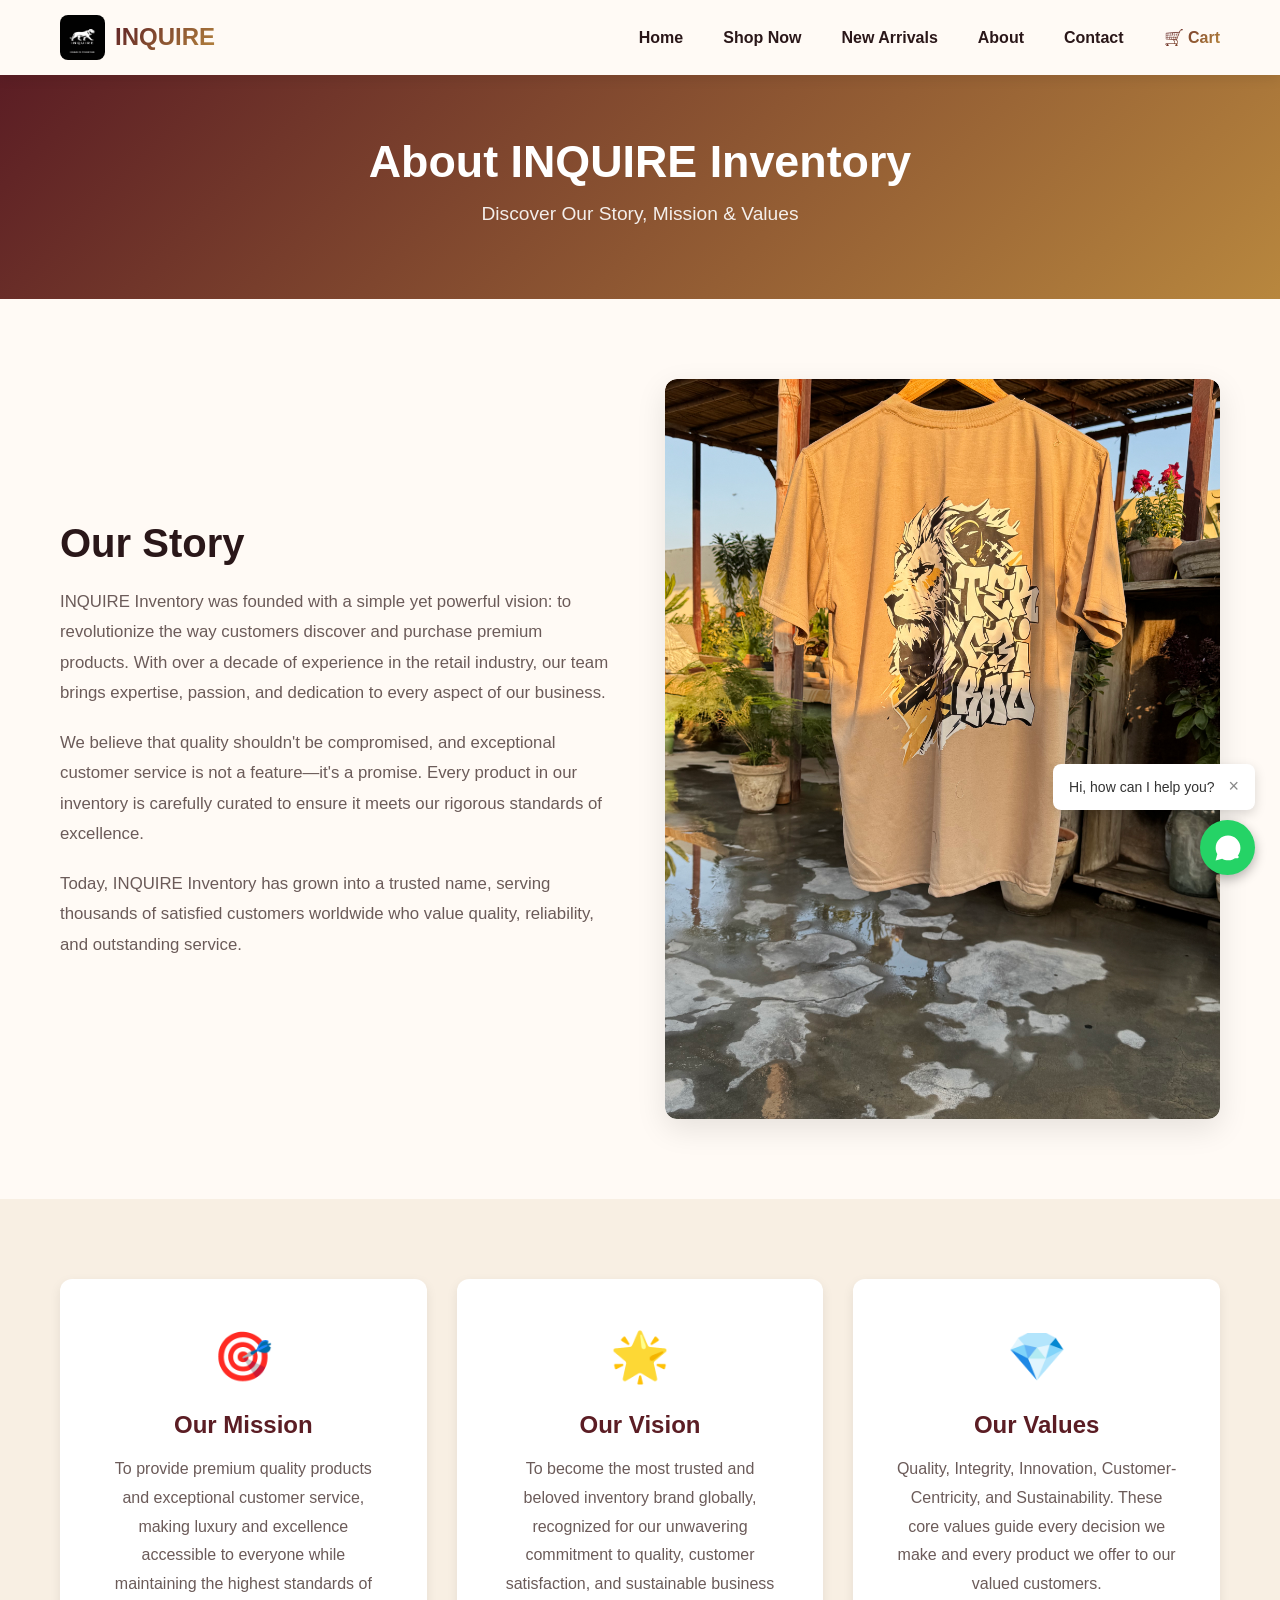
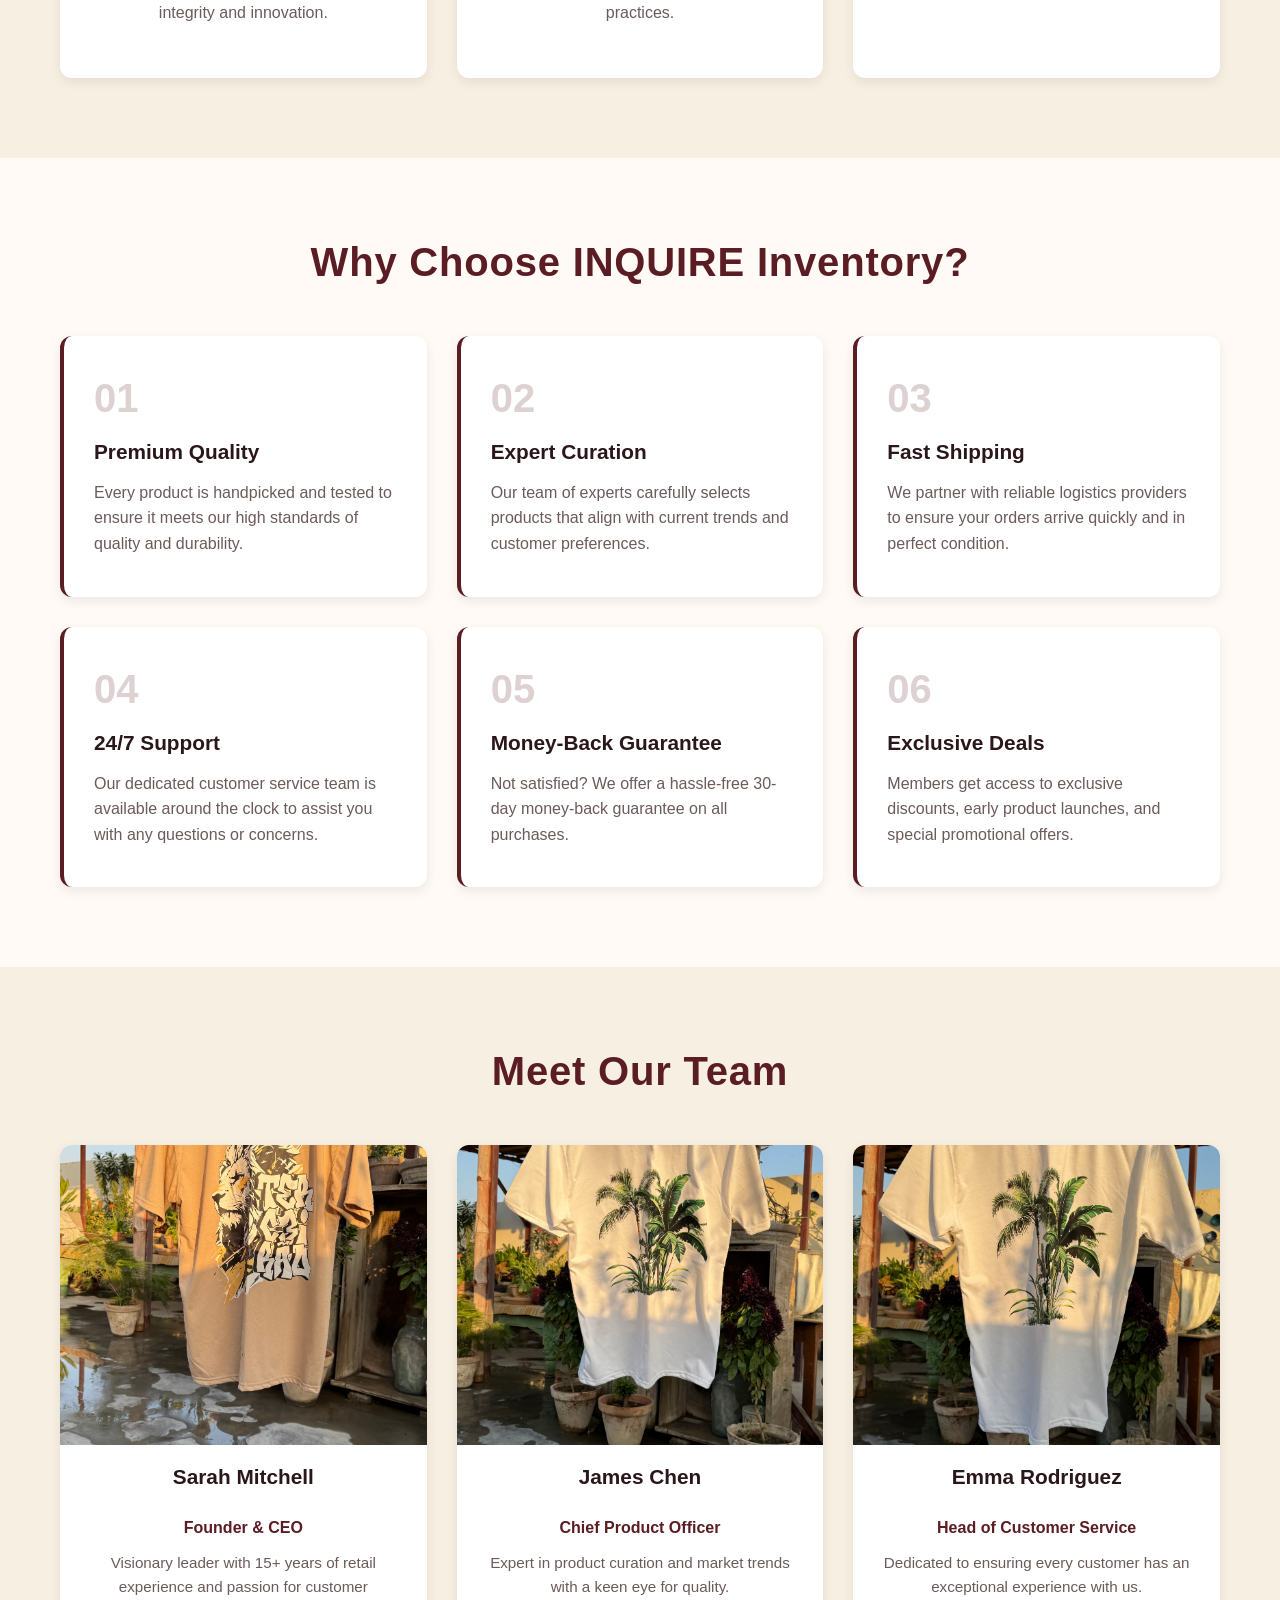
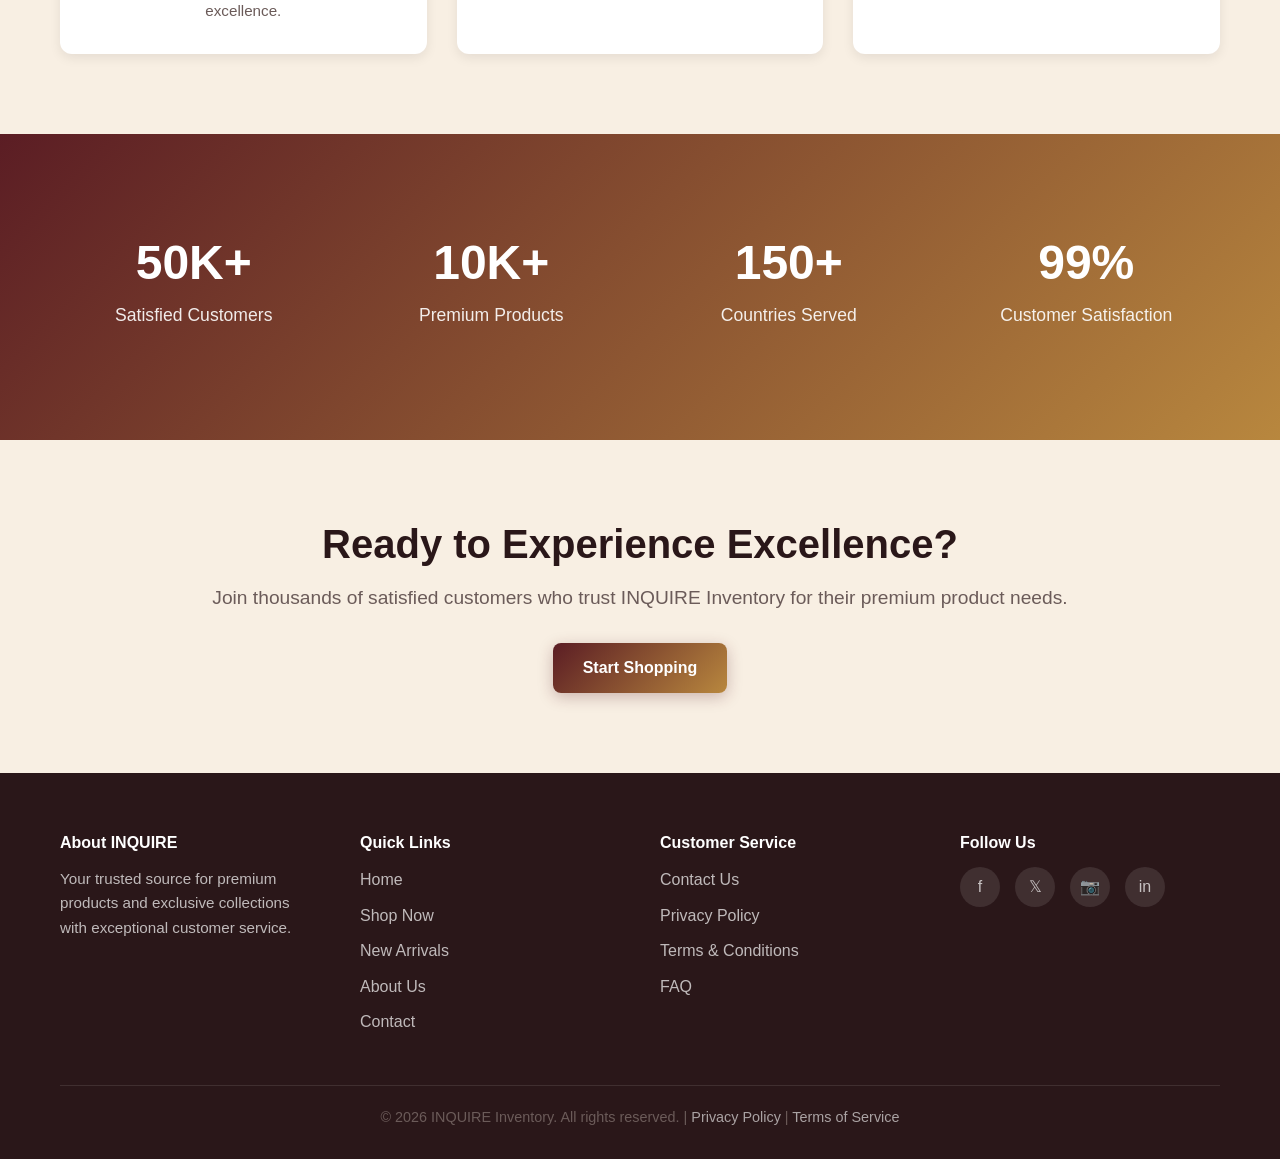
<file: ABOUT.HTML>
<!DOCTYPE html>
<html lang="en">
<head>
    <meta charset="UTF-8">
    <meta name="viewport" content="width=device-width, initial-scale=1.0">
    <meta name="description" content="About INQUIRE Inventory - Learn about our mission, values, and commitment to delivering premium products and exceptional customer service.">
    <meta name="keywords" content="about us, INQUIRE inventory, company mission, quality products, customer service">
    <meta name="author" content="INQUIRE Inventory">
    <meta name="robots" content="index, follow">
    <meta property="og:title" content="About INQUIRE Inventory - Premium Products & Collections">
    <meta property="og:description" content="Discover the story behind INQUIRE Inventory and our commitment to excellence.">
    <meta property="og:image" content="inquire.png">
    <title>About INQUIRE Inventory - Our Story & Mission</title>
<link rel="stylesheet" href="style.css">
    <link rel="stylesheet" href="about.css">
    <link rel="icon" type="image/png" href="INQUIRE logo.jpeg">
</head>
<body>
    <!-- Navigation -->
    <nav class="navbar">
        <div class="container">
            <div class="navbar-content">
                <div class="logo">
                    <img src="INQUIRE logo.jpeg" alt="INQUIRE Inventory Logo" class="logo-img">
                    <span class="logo-text">INQUIRE</span>
                </div>
                <div class="hamburger" id="hamburger">
                    <span></span>
                    <span></span>
                    <span></span>
                </div>
                <ul class="nav-links" id="navLinks">
                    <li><a href="index.html">Home</a></li>
                    <li><a href="shopnow.html">Shop Now</a></li>
                    <li><a href="new.html">New Arrivals</a></li>
                    <li><a href="about.html" class="active">About</a></li>
                    <li><a href="contact.html">Contact</a></li>
                    <li><a href="cart.html" class="cart-link">🛒 Cart <span class="cart-count" id="cartCount">0</span></a></li>
                </ul>
            </div>
        </div>
    </nav>

    <!-- Page Header -->
    <section class="page-header">
        <div class="container">
            <h1>About INQUIRE Inventory</h1>
            <p>Discover Our Story, Mission & Values</p>
        </div>
    </section>

    <!-- About Hero Section -->
    <section class="about-hero">
        <div class="container">
            <div class="about-grid">
                <div class="about-content">
                    <h2>Our Story</h2>
                    <p>INQUIRE Inventory was founded with a simple yet powerful vision: to revolutionize the way customers discover and purchase premium products. With over a decade of experience in the retail industry, our team brings expertise, passion, and dedication to every aspect of our business.</p>
                    <p>We believe that quality shouldn't be compromised, and exceptional customer service is not a feature—it's a promise. Every product in our inventory is carefully curated to ensure it meets our rigorous standards of excellence.</p>
                    <p>Today, INQUIRE Inventory has grown into a trusted name, serving thousands of satisfied customers worldwide who value quality, reliability, and outstanding service.</p>
                </div>
                <div class="about-image">
                    <img src="IMG_0217.jpg" alt="INQUIRE Inventory Team & Products" class="about-img">
                </div>
            </div>
        </div>
    </section>

    <!-- Mission & Vision Section -->
    <section class="mission-vision">
        <div class="container">
            <div class="mission-grid">
                <div class="mission-card">
                    <div class="mission-icon">🎯</div>
                    <h3>Our Mission</h3>
                    <p>To provide premium quality products and exceptional customer service, making luxury and excellence accessible to everyone while maintaining the highest standards of integrity and innovation.</p>
                </div>
                <div class="mission-card">
                    <div class="mission-icon">🌟</div>
                    <h3>Our Vision</h3>
                    <p>To become the most trusted and beloved inventory brand globally, recognized for our unwavering commitment to quality, customer satisfaction, and sustainable business practices.</p>
                </div>
                <div class="mission-card">
                    <div class="mission-icon">💎</div>
                    <h3>Our Values</h3>
                    <p>Quality, Integrity, Innovation, Customer-Centricity, and Sustainability. These core values guide every decision we make and every product we offer to our valued customers.</p>
                </div>
            </div>
        </div>
    </section>

    <!-- Why Choose Us Section -->
    <section class="why-choose">
        <div class="container">
            <h2 class="section-title">Why Choose INQUIRE Inventory?</h2>
            <div class="choose-grid">
                <div class="choose-card">
                    <div class="choose-number">01</div>
                    <h3>Premium Quality</h3>
                    <p>Every product is handpicked and tested to ensure it meets our high standards of quality and durability.</p>
                </div>
                <div class="choose-card">
                    <div class="choose-number">02</div>
                    <h3>Expert Curation</h3>
                    <p>Our team of experts carefully selects products that align with current trends and customer preferences.</p>
                </div>
                <div class="choose-card">
                    <div class="choose-number">03</div>
                    <h3>Fast Shipping</h3>
                    <p>We partner with reliable logistics providers to ensure your orders arrive quickly and in perfect condition.</p>
                </div>
                <div class="choose-card">
                    <div class="choose-number">04</div>
                    <h3>24/7 Support</h3>
                    <p>Our dedicated customer service team is available around the clock to assist you with any questions or concerns.</p>
                </div>
                <div class="choose-card">
                    <div class="choose-number">05</div>
                    <h3>Money-Back Guarantee</h3>
                    <p>Not satisfied? We offer a hassle-free 30-day money-back guarantee on all purchases.</p>
                </div>
                <div class="choose-card">
                    <div class="choose-number">06</div>
                    <h3>Exclusive Deals</h3>
                    <p>Members get access to exclusive discounts, early product launches, and special promotional offers.</p>
                </div>
            </div>
        </div>
    </section>

    <!-- Team Section -->
    <section class="team-section">
        <div class="container">
            <h2 class="section-title">Meet Our Team</h2>
            <div class="team-grid">
                <div class="team-member">
                    <div class="team-image">
                        <img src="IMG_0218.jpg" alt="Team Member - INQUIRE Inventory" class="team-img">
                    </div>
                    <h3>Sarah Mitchell</h3>
                    <p class="position">Founder & CEO</p>
                    <p class="bio">Visionary leader with 15+ years of retail experience and passion for customer excellence.</p>
                </div>
                <div class="team-member">
                    <div class="team-image">
                        <img src="IMG_0219.jpg" alt="Team Member - INQUIRE Inventory" class="team-img">
                    </div>
                    <h3>James Chen</h3>
                    <p class="position">Chief Product Officer</p>
                    <p class="bio">Expert in product curation and market trends with a keen eye for quality.</p>
                </div>
                <div class="team-member">
                    <div class="team-image">
                        <img src="IMG_0221.jpg" alt="Team Member - INQUIRE Inventory" class="team-img">
                    </div>
                    <h3>Emma Rodriguez</h3>
                    <p class="position">Head of Customer Service</p>
                    <p class="bio">Dedicated to ensuring every customer has an exceptional experience with us.</p>
                </div>
            </div>
        </div>
    </section>

    <!-- Stats Section -->
    <section class="stats-section">
        <div class="container">
            <div class="stats-grid">
                <div class="stat">
                    <h3 class="stat-number">50K+</h3>
                    <p>Satisfied Customers</p>
                </div>
                <div class="stat">
                    <h3 class="stat-number">10K+</h3>
                    <p>Premium Products</p>
                </div>
                <div class="stat">
                    <h3 class="stat-number">150+</h3>
                    <p>Countries Served</p>
                </div>
                <div class="stat">
                    <h3 class="stat-number">99%</h3>
                    <p>Customer Satisfaction</p>
                </div>
            </div>
        </div>
    </section>

    <!-- CTA Section -->
    <section class="cta-about">
        <div class="container">
            <h2>Ready to Experience Excellence?</h2>
            <p>Join thousands of satisfied customers who trust INQUIRE Inventory for their premium product needs.</p>
            <a href="index.html" class="btn btn-primary">Start Shopping</a>
        </div>
    </section>
      <!-- FLOATING WHATSAPP BUTTON - START -->
<div class="whatsapp-wrapper">
  <!-- Chat Popup -->
  <div class="whatsapp-popup" id="waPopup">
    <div class="popup-header">
      <span>Hi, how can I help you?</span>
      <button class="popup-close" onclick="closeWaPopup()">&times;</button>
    </div>
  </div>
  
  <!-- WhatsApp Icon -->
  <a href="https://wa.me/+923483969180?text=Hello%20INQUIRE%20STORE%2C%20I%20need%20help" target="_blank" class="whatsapp-btn" id="waBtn">
    <svg viewBox="0 0 24 24" width="30" height="30" fill="white">
      <path d="M19.11 17.205c-.372 0-1.088 1.39-1.518 1.39a.63.63 0 0 1-.315-.1c-.802-.402-1.504-.817-2.163-1.447-.545-.516-1.146-1.29-1.46-1.963a.426.426 0 0 1-.073-.215c0-.33.99-.945.99-1.49 0-.143-.73-2.09-.832-2.335-.143-.372-.214-.487-.6-.487-.187 0-.36-.043-.53-.043-.302 0-.53.115-.746.372-.6.746-1.04 1.445-1.04 2.51 0 1.06.645 2.09 1.04 2.67.502.745 1.088 1.39 1.96 2.09 1.088.86 2.39 1.545 3.74 1.86.6.145 1.146.215 1.518.215.215 0 .43 0 .645-.072.43-.145.86-.6.86-1.06 0-.215-.073-.43-.215-.6zM12.04 2c-5.46 0-9.91 4.44-9.91 9.91 0 1.75.46 3.45 1.32 4.95L2.05 22l5.25-1.38c1.45.79 3.08 1.21 4.74 1.21 5.46 0 9.91-4.44 9.91-9.91 0-2.65-1.03-5.14-2.9-7.01A9.816 9.816 0 0 0 12.04 2z"/>
    </svg>
  </a>
</div>

    <!-- Footer -->
    <footer class="footer">
        <div class="container">
            <div class="footer-content">
                <div class="footer-section">
                    <h4>About INQUIRE</h4>
                    <p>Your trusted source for premium products and exclusive collections with exceptional customer service.</p>
                </div>
                <div class="footer-section">
                    <h4>Quick Links</h4>
                    <ul>
                        <li><a href="index.html">Home</a></li>
                        <li><a href="shopnow.html">Shop Now</a></li>
                        <li><a href="new.html">New Arrivals</a></li>
                        <li><a href="about.html">About Us</a></li>
                        <li><a href="contact.html">Contact</a></li>
                    </ul>
                </div>
                <div class="footer-section">
                    <h4>Customer Service</h4>
                    <ul>
                        <li><a href="contact.html">Contact Us</a></li>
                        <li><a href="#privacy">Privacy Policy</a></li>
                        <li><a href="#terms">Terms & Conditions</a></li>
                        <li><a href="#faq">FAQ</a></li>
                    </ul>
                </div>
                <div class="footer-section">
                    <h4>Follow Us</h4>
                    <div class="social-links">
                        <a href="#facebook" aria-label="Facebook">f</a>
                        <a href="#twitter" aria-label="Twitter">𝕏</a>
                        <a href="#instagram" aria-label="Instagram">📷</a>
                        <a href="#linkedin" aria-label="LinkedIn">in</a>
                    </div>
                </div>
            </div>
            <div class="footer-bottom">
                <p>&copy; 2026 INQUIRE Inventory. All rights reserved. | <a href="#privacy">Privacy Policy</a> | <a href="#terms">Terms of Service</a></p>
            </div>
        </div>
    </footer>

    <script src="script.js"></script>
</body>
</html>
</file>
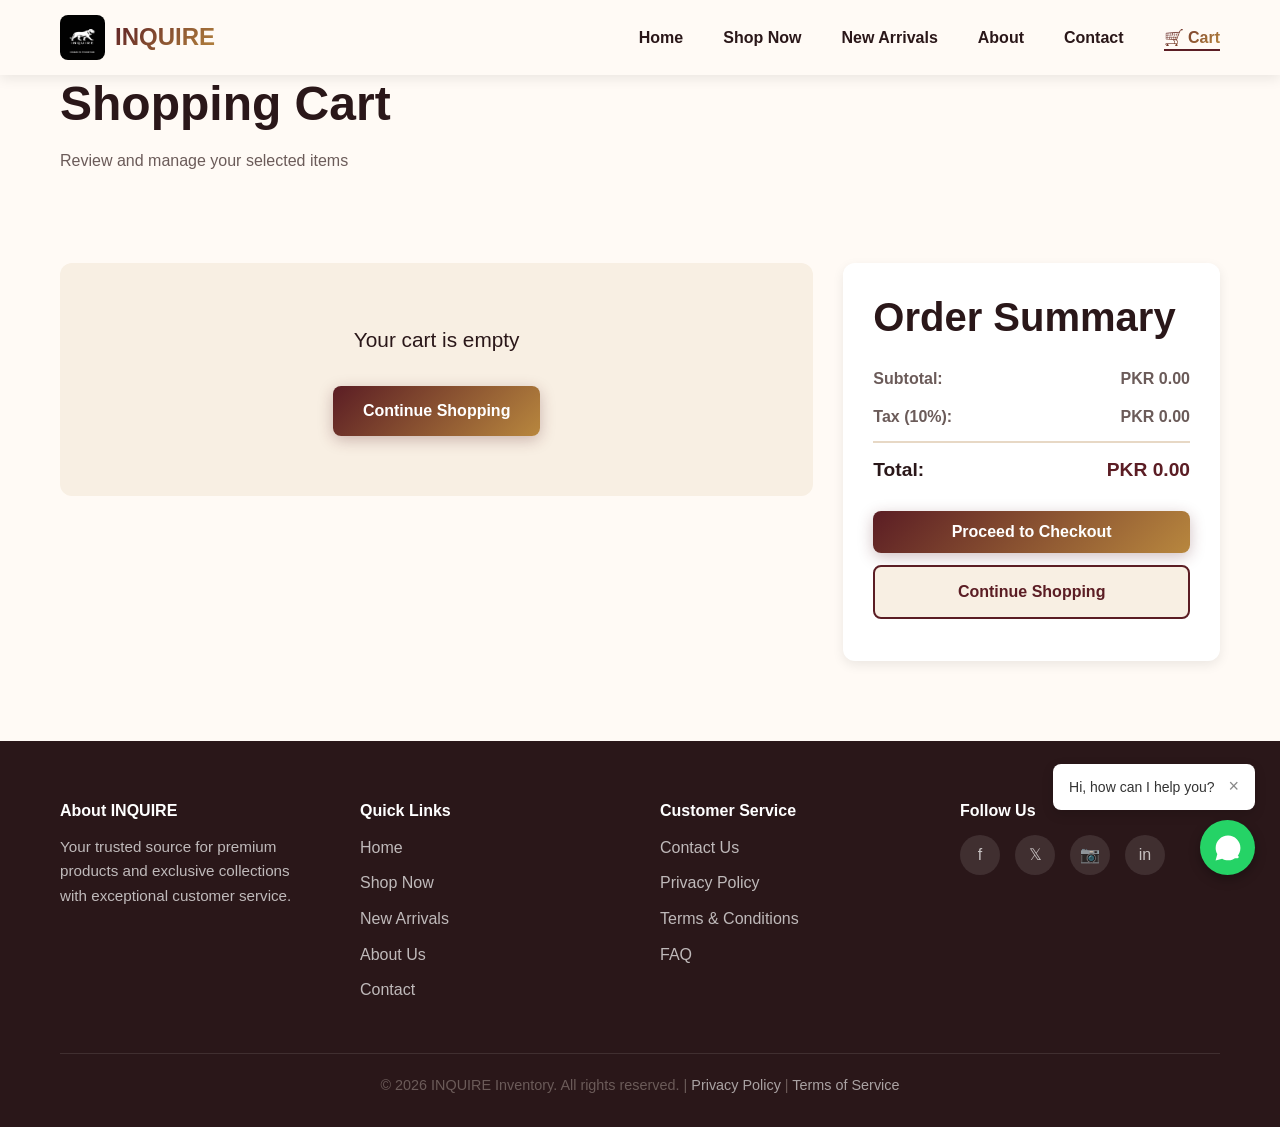
<file: CART.HTML>
<!DOCTYPE html>
<html lang="en">
<head>
    <meta charset="UTF-8">
    <meta name="viewport" content="width=device-width, initial-scale=1.0">
    <meta name="description" content="Shopping Cart - INQUIRE Inventory | Review your items and proceed to secure checkout">
    <meta name="keywords" content="shopping cart, checkout, payment, online shopping">
    <meta name="author" content="INQUIRE Inventory">
    <meta name="robots" content="index, follow">
    <title>Shopping Cart - INQUIRE Inventory</title>
    <link rel="stylesheet" href="style.css">
    <link rel="stylesheet" href="cart.css">
    <link rel="icon" type="image/png" href="INQUIRE logo.jpeg">
</head>
<body>
    <!-- Navigation -->
    <nav class="navbar">
        <div class="container">
            <div class="navbar-content">
                <div class="logo">
                    <img src="INQUIRE logo.jpeg" alt="INQUIRE Inventory Logo" class="logo-img">
                    <span class="logo-text">INQUIRE</span>
                </div>
                <div class="hamburger" id="hamburger">
                    <span></span>
                    <span></span>
                    <span></span>
                </div>
                <ul class="nav-links" id="navLinks">
                    <li><a href="index.html">Home</a></li>
                    <li><a href="shopnow.html">Shop Now</a></li>
                    <li><a href="new.html">New Arrivals</a></li>
                    <li><a href="about.html">About</a></li>
                    <li><a href="contact.html">Contact</a></li>
                    <li><a href="cart.html" class="cart-link active">🛒 Cart <span class="cart-count" id="cartCount">0</span></a></li>
                </ul>
            </div>
        </div>
    </nav>

    <!-- Page Header -->
    <section class="page-header">
        <div class="container">
            <h1>Shopping Cart</h1>
            <p>Review and manage your selected items</p>
        </div>
    </section>

    <!-- Cart Content -->
    <section class="cart-section">
        <div class="container">
            <div class="cart-grid">
                <!-- Cart Items -->
                <div class="cart-items">
                    <div id="cartItemsContainer" class="items-container">
                        <!-- Cart items will be rendered here -->
                    </div>
                    <div id="emptyCartMessage" class="empty-cart-message" style="display: none;">
                        <p>Your cart is empty</p>
                        <a href="new.html" class="btn btn-primary">Continue Shopping</a>
                    </div>
                </div>

                <!-- Cart Summary -->
                <div class="cart-summary">
                    <h2>Order Summary</h2>
                    <div class="summary-details">
                        <div class="summary-row">
                            <span>Subtotal:</span>
                            <span id="subtotal">PKR 0.00</span>
                        </div>
                        <div class="summary-row">
                            <span>Tax (10%):</span>
                            <span id="tax">PKR 0.00</span>
                        </div>
                        <div class="summary-row divider">
                            <span>Total:</span>
                            <span id="total" class="total-amount">PKR 0.00</span>
                        </div>
                    </div>

                    <!-- Checkout Buttons -->
                    <button class="btn btn-primary btn-checkout" id="checkoutBtn">Proceed to Checkout</button>
                    <a href="new.html" class="btn btn-secondary btn-continue">Continue Shopping</a>
                </div>
            </div>
        </div>
    </section>

    <!-- Payment Modal -->
    <div id="paymentModal" class="modal" style="display: none;">
        <div class="modal-content">
            <div class="modal-header">
                <h2>Secure Checkout</h2>
                <button class="close-modal" id="closeModal">&times;</button>
            </div>
            
            <div class="modal-body">
                <!-- Tabs -->
                <div class="payment-tabs">
                    <button class="tab-button active" data-tab="payment-method">Payment Method</button>
                    <button class="tab-button" data-tab="billing">Delivery Address</button>
                    <button class="tab-button" data-tab="review">Review Order</button>
                </div>

                <!-- Payment Method Tab -->
                <div id="payment-method" class="tab-content active">
                    <h3>Select Payment Method</h3>
                    <div class="payment-methods">
                        <div class="method-option">
                            <input type="radio" id="cashOnDelivery" name="paymentMethod" value="cash-on-delivery" checked>
                            <label for="cashOnDelivery" class="method-label">
                                <span class="method-icon">COD</span>
                                <span class="method-name">Cash on Delivery</span>
                            </label>
                        </div>
                    </div>
                    <p class="cod-note">Pay in cash when your order is delivered.</p>
                </div>

                <!-- Delivery Address Tab -->
                <div id="billing" class="tab-content">
                    <h3>Delivery Address</h3>
                    <form id="deliveryForm" novalidate>
                        <div class="form-group">
                            <label for="fullName">Full Name</label>
                            <input id="fullName" name="fullName" type="text" placeholder="John Doe" class="form-input" autocomplete="name" minlength="2" required>
                        </div>
                        <div class="form-group">
                            <label for="email">Email Address</label>
                            <input id="email" name="email" type="email" placeholder="john@example.com" class="form-input" autocomplete="email" required>
                        </div>
                        <div class="form-group">
                            <label for="phone">Phone Number</label>
                            <input id="phone" name="phone" type="tel" placeholder="+92 300 1234567" class="form-input" autocomplete="tel" pattern="^(?:\+92\s?|0)3(?:[ -]?\d){9}$" required>
                        </div>
                        <div class="form-group">
                            <label for="address">Street Address</label>
                            <input id="address" name="address" type="text" placeholder="123 Main Street" class="form-input" autocomplete="street-address" minlength="5" required>
                        </div>
                        <div class="form-row">
                            <div class="form-group">
                                <label for="city">City</label>
                                <input id="city" name="city" type="text" placeholder="Lahore" class="form-input" autocomplete="address-level2" minlength="2" required>
                            </div>
                            <div class="form-group">
                                <label for="province">Province</label>
                                <input id="province" name="province" type="text" placeholder="Punjab" class="form-input" autocomplete="address-level1" minlength="2" required>
                            </div>
                            <div class="form-group">
                                <label for="postalCode">Postal Code</label>
                                <input id="postalCode" name="postalCode" type="text" placeholder="54000" class="form-input" autocomplete="postal-code" pattern="\d{5}" required>
                            </div>
                        </div>
                        <div class="form-group">
                            <label for="country">Country</label>
                            <input id="country" name="country" type="text" value="Pakistan" class="form-input" autocomplete="country-name" readonly required>
                        </div>
                    </form>
                </div>

                <!-- Review Order Tab -->
                <div id="review" class="tab-content">
                    <h3>Order Review</h3>
                    <div id="reviewItems" class="review-items">
                        <!-- Items will be rendered here -->
                    </div>
                    <div class="review-summary">
                        <div class="row">
                            <span>Subtotal:</span>
                            <span id="reviewSubtotal">PKR 0.00</span>
                        </div>
                        <div class="row">
                            <span>Tax:</span>
                            <span id="reviewTax">PKR 0.00</span>
                        </div>
                        <div class="row total">
                            <span>Total:</span>
                            <span id="reviewTotal">PKR 0.00</span>
                        </div>
                    </div>
                </div>
            </div>

            <div class="modal-footer">
                <button class="btn btn-secondary" id="backBtn">Back</button>
                <button class="btn btn-primary" id="nextBtn">Next Step</button>
                <button class="btn btn-success" id="completeBtn" style="display: none;">Place COD Order</button>
            </div>
        </div>
    </div>

    <!-- Footer -->
    <footer class="footer">
        <div class="container">
            <div class="footer-content">
                <div class="footer-section">
                    <h4>About INQUIRE</h4>
                    <p>Your trusted source for premium products and exclusive collections with exceptional customer service.</p>
                </div>
                <div class="footer-section">
                    <h4>Quick Links</h4>
                    <ul>
                        <li><a href="index.html">Home</a></li>
                        <li><a href="shopnow.html">Shop Now</a></li>
                        <li><a href="new.html">New Arrivals</a></li>
                        <li><a href="about.html">About Us</a></li>
                        <li><a href="contact.html">Contact</a></li>
                    </ul>
                </div>
                <div class="footer-section">
                    <h4>Customer Service</h4>
                    <ul>
                        <li><a href="contact.html">Contact Us</a></li>
                        <li><a href="#privacy">Privacy Policy</a></li>
                        <li><a href="#terms">Terms & Conditions</a></li>
                        <li><a href="#faq">FAQ</a></li>
                    </ul>
                </div>
                <div class="footer-section">
                    <h4>Follow Us</h4>
                    <div class="social-links">
                        <a href="#facebook" aria-label="Facebook">f</a>
                        <a href="#twitter" aria-label="Twitter">𝕏</a>
                        <a href="#instagram" aria-label="Instagram">📷</a>
                        <a href="#linkedin" aria-label="LinkedIn">in</a>
                    </div>
                </div>
            </div>
              <!-- FLOATING WHATSAPP BUTTON - START -->
<div class="whatsapp-wrapper">
  <!-- Chat Popup -->
  <div class="whatsapp-popup" id="waPopup">
    <div class="popup-header">
      <span>Hi, how can I help you?</span>
      <button class="popup-close" onclick="closeWaPopup()">&times;</button>
    </div>
  </div>
  
  <!-- WhatsApp Icon -->
  <a href="https://wa.me/+923483969180?text=Hello%20INQUIRE%20STORE%2C%20I%20need%20help" target="_blank" class="whatsapp-btn" id="waBtn">
    <svg viewBox="0 0 24 24" width="30" height="30" fill="white">
      <path d="M19.11 17.205c-.372 0-1.088 1.39-1.518 1.39a.63.63 0 0 1-.315-.1c-.802-.402-1.504-.817-2.163-1.447-.545-.516-1.146-1.29-1.46-1.963a.426.426 0 0 1-.073-.215c0-.33.99-.945.99-1.49 0-.143-.73-2.09-.832-2.335-.143-.372-.214-.487-.6-.487-.187 0-.36-.043-.53-.043-.302 0-.53.115-.746.372-.6.746-1.04 1.445-1.04 2.51 0 1.06.645 2.09 1.04 2.67.502.745 1.088 1.39 1.96 2.09 1.088.86 2.39 1.545 3.74 1.86.6.145 1.146.215 1.518.215.215 0 .43 0 .645-.072.43-.145.86-.6.86-1.06 0-.215-.073-.43-.215-.6zM12.04 2c-5.46 0-9.91 4.44-9.91 9.91 0 1.75.46 3.45 1.32 4.95L2.05 22l5.25-1.38c1.45.79 3.08 1.21 4.74 1.21 5.46 0 9.91-4.44 9.91-9.91 0-2.65-1.03-5.14-2.9-7.01A9.816 9.816 0 0 0 12.04 2z"/>
    </svg>
  </a>
</div>
            <div class="footer-bottom">
                <p>&copy; 2026 INQUIRE Inventory. All rights reserved. | <a href="#privacy">Privacy Policy</a> | <a href="#terms">Terms of Service</a></p>
            </div>
        </div>
    </footer>

    <script src="script.js"></script>
    <script src="cart.js"></script>
</body>
</html>
</file>
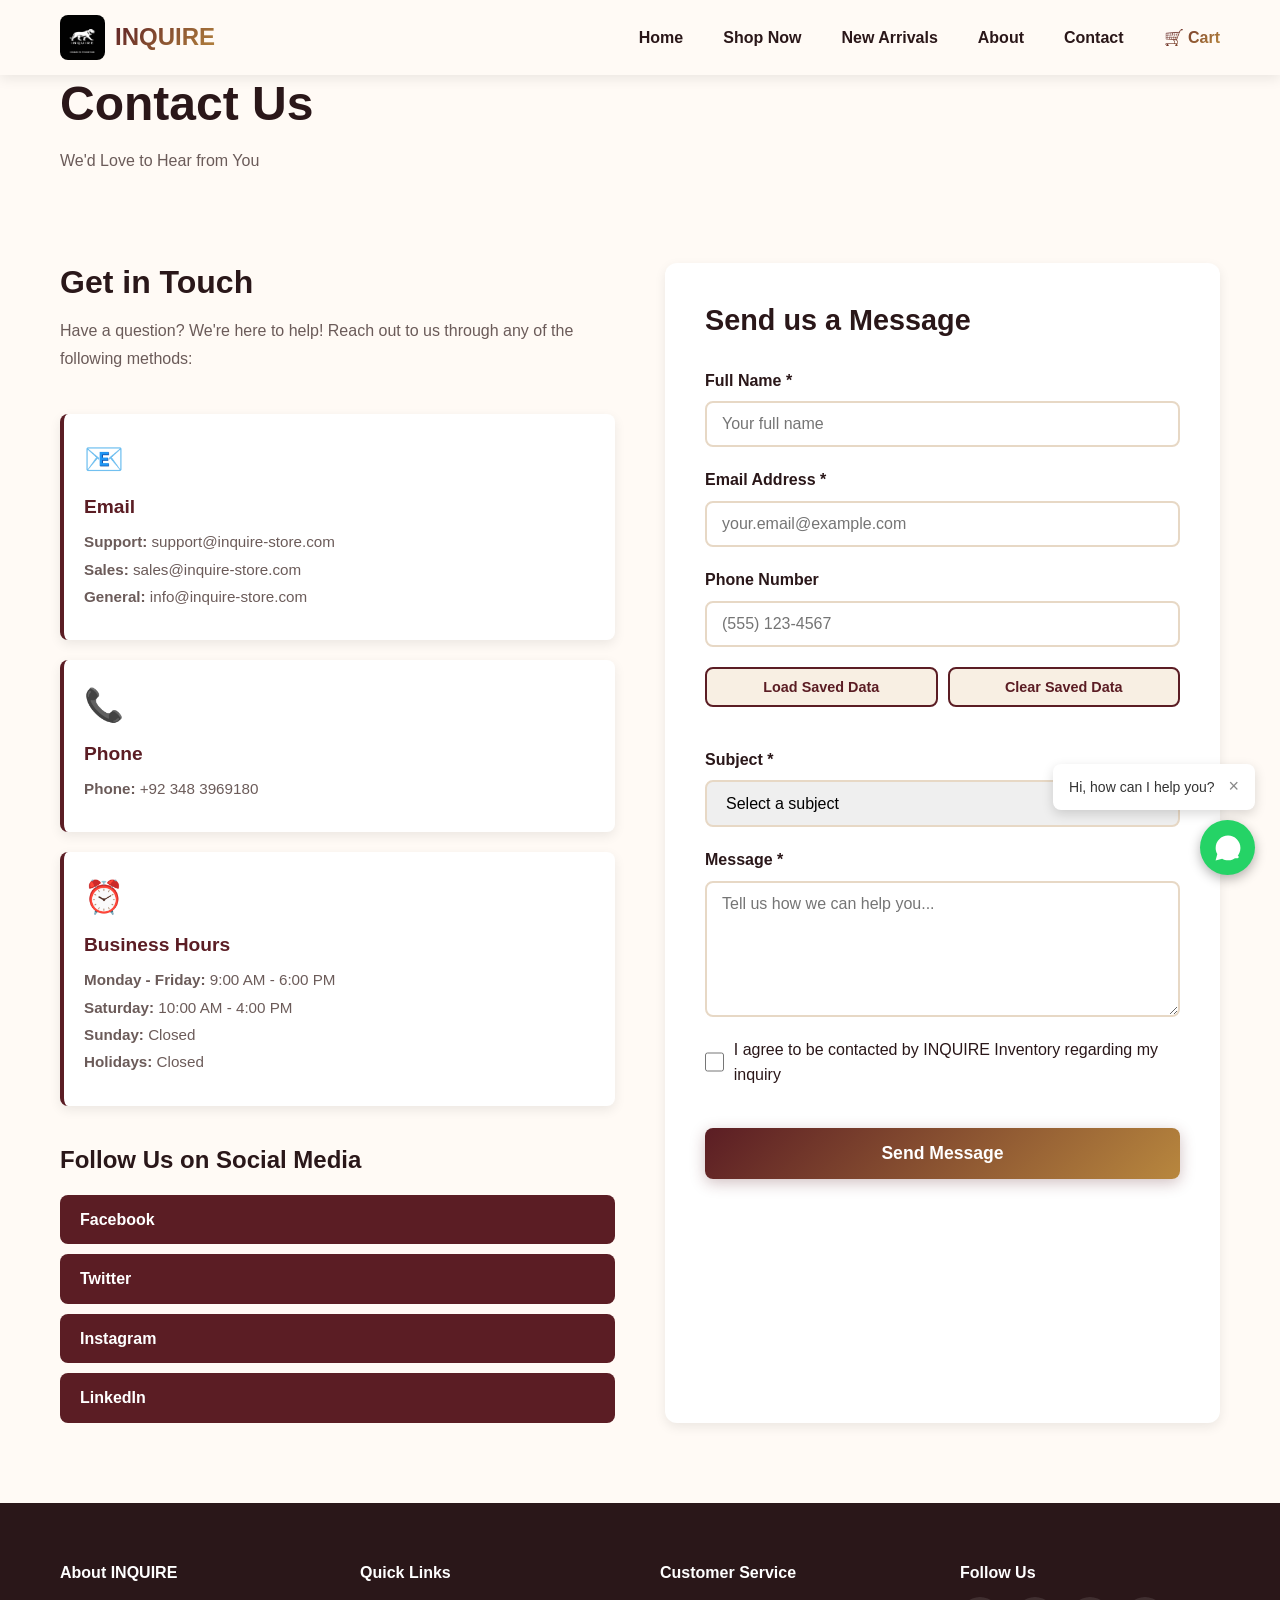
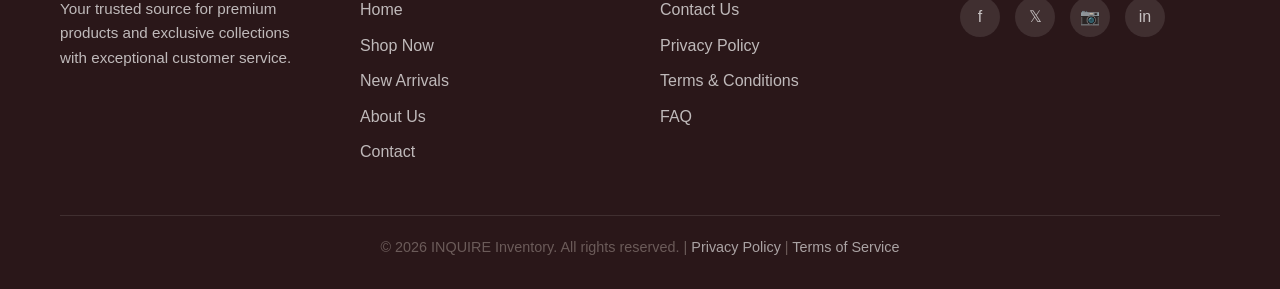
<file: CONTACT.HTML>
<!DOCTYPE html>
<html lang="en">
<head>
    <meta charset="UTF-8">
    <meta name="viewport" content="width=device-width, initial-scale=1.0">
    <meta name="description" content="Contact INQUIRE Inventory - Get in touch with our customer service team. We're here to help with any questions or feedback.">
    <meta name="keywords" content="contact us, INQUIRE inventory, customer service, support, inquiries">
    <meta name="author" content="INQUIRE Inventory">
    <meta name="robots" content="index, follow">
    <meta property="og:title" content="Contact INQUIRE Inventory - Get Support">
    <meta property="og:description" content="Reach out to INQUIRE Inventory customer service team for assistance.">
    <meta property="og:image" content="inquire.png">
    <title>Contact INQUIRE Inventory - Customer Support & Inquiries</title>
    <link rel="stylesheet" href="style.css">
    <link rel="stylesheet" href="contact.css">
    <link rel="icon" type="image/png" href="INQUIRE logo.jpeg">
</head>
<body>
    <!-- Navigation -->
    <nav class="navbar">
        <div class="container">
            <div class="navbar-content">
                <div class="logo">
                    <img src="INQUIRE logo.jpeg" alt="INQUIRE Inventory Logo" class="logo-img">
                    <span class="logo-text">INQUIRE</span>
                </div>
                <div class="hamburger" id="hamburger">
                    <span></span>
                    <span></span>
                    <span></span>
                </div>
                <ul class="nav-links" id="navLinks">
                    <li><a href="index.html">Home</a></li>
                    <li><a href="shopnow.html">Shop Now</a></li>
                    <li><a href="new.html">New Arrivals</a></li>
                    <li><a href="about.html">About</a></li>
                    <li><a href="contact.html" class="active">Contact</a></li>
                    <li><a href="cart.html" class="cart-link">🛒 Cart <span class="cart-count" id="cartCount">0</span></a></li>
                </ul>
            </div>
        </div>
    </nav>

    <!-- Page Header -->
    <section class="page-header">
        <div class="container">
            <h1>Contact Us</h1>
            <p>We'd Love to Hear from You</p>
        </div>
    </section>

    <!-- Contact Section -->
    <section class="contact-section">
        <div class="container">
            <div class="contact-grid">
                <!-- Contact Information -->
                <div class="contact-info">
                    <h2>Get in Touch</h2>
                    <p>Have a question? We're here to help! Reach out to us through any of the following methods:</p>
                    
                    <div class="contact-methods">
                        <div class="contact-method">
                            <div class="method-icon">📧</div>
                            <h3>Email</h3>
                            <p>
                                <strong>Support:</strong> support@inquire-store.com<br>
                                <strong>Sales:</strong> sales@inquire-store.com<br>
                                <strong>General:</strong> info@inquire-store.com
                            </p>
                        </div>
                        
                        <div class="contact-method">
                            <div class="method-icon">📞</div>
                            <h3>Phone</h3>
                            <p>
                                <strong>Phone:</strong> +92 348 3969180<br>
                            </p>
                        </div>
                        
                        <div class="contact-method">
                            <div class="method-icon">⏰</div>
                            <h3>Business Hours</h3>
                            <p>
                                <strong>Monday - Friday:</strong> 9:00 AM - 6:00 PM<br>
                                <strong>Saturday:</strong> 10:00 AM - 4:00 PM<br>
                                <strong>Sunday:</strong> Closed<br>
                                <strong>Holidays:</strong> Closed
                            </p>
                        </div>
                    </div>

                    <div class="social-contact">
                        <h3>Follow Us on Social Media</h3>
                        <div class="social-links-large">
                            <a href="#facebook" aria-label="Facebook"><span>Facebook</span></a>
                            <a href="#twitter" aria-label="Twitter"><span>Twitter</span></a>
                            <a href="#instagram" aria-label="Instagram"><span>Instagram</span></a>
                            <a href="#linkedin" aria-label="LinkedIn"><span>LinkedIn</span></a>
                        </div>
                    </div>
                </div>

                <!-- Contact Form -->
                <div class="contact-form-wrapper">
                    <h2>Send us a Message</h2>
                    <form class="contact-form" id="contactForm">
                        <div class="form-group">
                            <label for="name">Full Name *</label>
                            <input type="text" id="name" name="name" placeholder="Your full name" required>
                        </div>

                        <div class="form-group">
                            <label for="email">Email Address *</label>
                            <input type="email" id="email" name="email" placeholder="your.email@example.com" required>
                        </div>

                        <div class="form-group">
                            <label for="phone">Phone Number</label>
                            <input type="tel" id="phone" name="phone" placeholder="(555) 123-4567">
                        </div>
                        
                        <div class="form-actions">
                            <button type="button" class="btn btn-secondary" id="loadFormBtn">Load Saved Data</button>
                            <button type="button" class="btn btn-secondary" id="clearFormBtn">Clear Saved Data</button>
                        </div>

                        <div class="form-group">
                            <label for="subject">Subject *</label>
                            <select id="subject" name="subject" required>
                                <option value="">Select a subject</option>
                                <option value="product-inquiry">Product Inquiry</option>
                                <option value="order-issue">Order Issue</option>
                                <option value="shipping">Shipping & Delivery</option>
                                <option value="returns">Returns & Refunds</option>
                                <option value="feedback">General Feedback</option>
                                <option value="partnership">Partnership Inquiry</option>
                                <option value="other">Other</option>
                            </select>
                        </div>

                        <div class="form-group">
                            <label for="message">Message *</label>
                            <textarea id="message" name="message" rows="6" placeholder="Tell us how we can help you..." required></textarea>
                        </div>

                        <div class="form-group checkbox">
                            <input type="checkbox" id="consent" name="consent" required>
                            <label for="consent">I agree to be contacted by INQUIRE Inventory regarding my inquiry</label>
                        </div>

                        <button type="submit" class="btn btn-primary btn-submit">Send Message</button>
                        <p class="auto-save-notice" id="autoSaveNotice" style="display:none; color: #10b981; margin-top: 10px; font-weight: 600;">✓ Form data saved automatically</p>
                    </form>
                </div>
            </div>
        </div>
    </section>
      <!-- FLOATING WHATSAPP BUTTON - START -->
<div class="whatsapp-wrapper">
  <!-- Chat Popup -->
  <div class="whatsapp-popup" id="waPopup">
    <div class="popup-header">
      <span>Hi, how can I help you?</span>
      <button class="popup-close" onclick="closeWaPopup()">&times;</button>
    </div>
  </div>
  
  <!-- WhatsApp Icon -->
  <a href="https://wa.me/+923483969180?text=Hello%20INQUIRE%20STORE%2C%20I%20need%20help" target="_blank" class="whatsapp-btn" id="waBtn">
    <svg viewBox="0 0 24 24" width="30" height="30" fill="white">
      <path d="M19.11 17.205c-.372 0-1.088 1.39-1.518 1.39a.63.63 0 0 1-.315-.1c-.802-.402-1.504-.817-2.163-1.447-.545-.516-1.146-1.29-1.46-1.963a.426.426 0 0 1-.073-.215c0-.33.99-.945.99-1.49 0-.143-.73-2.09-.832-2.335-.143-.372-.214-.487-.6-.487-.187 0-.36-.043-.53-.043-.302 0-.53.115-.746.372-.6.746-1.04 1.445-1.04 2.51 0 1.06.645 2.09 1.04 2.67.502.745 1.088 1.39 1.96 2.09 1.088.86 2.39 1.545 3.74 1.86.6.145 1.146.215 1.518.215.215 0 .43 0 .645-.072.43-.145.86-.6.86-1.06 0-.215-.073-.43-.215-.6zM12.04 2c-5.46 0-9.91 4.44-9.91 9.91 0 1.75.46 3.45 1.32 4.95L2.05 22l5.25-1.38c1.45.79 3.08 1.21 4.74 1.21 5.46 0 9.91-4.44 9.91-9.91 0-2.65-1.03-5.14-2.9-7.01A9.816 9.816 0 0 0 12.04 2z"/>
    </svg>
  </a>
</div>

    <!-- Footer -->
    <footer class="footer">
        <div class="container">
            <div class="footer-content">
                <div class="footer-section">
                    <h4>About INQUIRE</h4>
                    <p>Your trusted source for premium products and exclusive collections with exceptional customer service.</p>
                </div>
                <div class="footer-section">
                    <h4>Quick Links</h4>
                    <ul>
                        <li><a href="index.html">Home</a></li>
                        <li><a href="shopnow.html">Shop Now</a></li>
                        <li><a href="new.html">New Arrivals</a></li>
                        <li><a href="about.html">About Us</a></li>
                        <li><a href="contact.html">Contact</a></li>
                    </ul>
                </div>
                <div class="footer-section">
                    <h4>Customer Service</h4>
                    <ul>
                        <li><a href="contact.html">Contact Us</a></li>
                        <li><a href="#privacy">Privacy Policy</a></li>
                        <li><a href="#terms">Terms & Conditions</a></li>
                        <li><a href="#faq">FAQ</a></li>
                    </ul>
                </div>
                <div class="footer-section">
                    <h4>Follow Us</h4>
                    <div class="social-links">
                        <a href="#facebook" aria-label="Facebook">f</a>
                        <a href="#twitter" aria-label="Twitter">𝕏</a>
                        <a href="#instagram" aria-label="Instagram">📷</a>
                        <a href="#linkedin" aria-label="LinkedIn">in</a>
                    </div>
                </div>
            </div>
            <div class="footer-bottom">
                <p>&copy; 2026 INQUIRE Inventory. All rights reserved. | <a href="#privacy">Privacy Policy</a> | <a href="#terms">Terms of Service</a></p>
            </div>
        </div>
    </footer>

    <script src="script.js"></script>
</body>
</html>
</file>
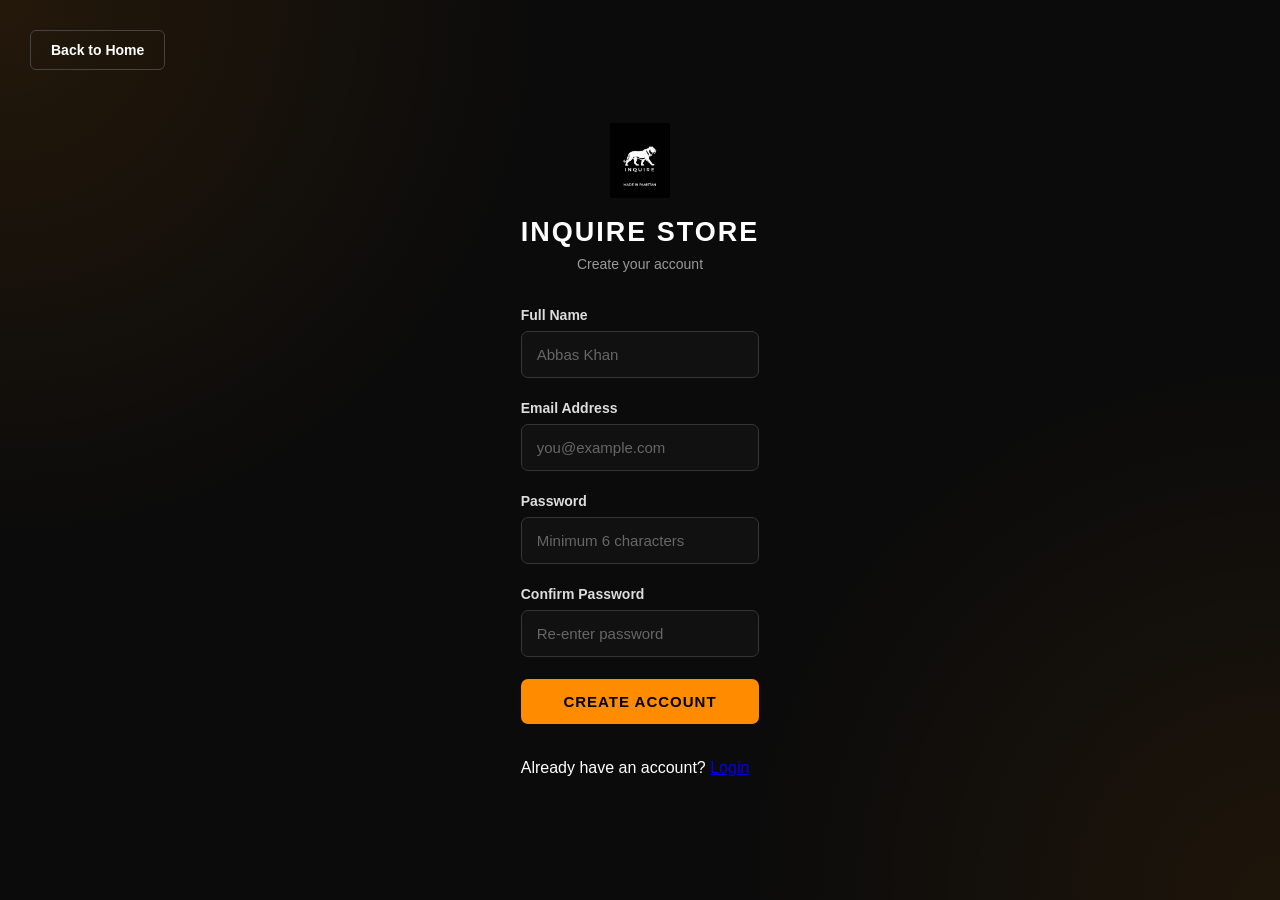
<file: create account.html>
<!DOCTYPE html>
<html lang="en">
<head>
  <meta charset="UTF-8" />
  <meta name="viewport" content="width=device-width, initial-scale=1.0" />
  <title>Inquire Store | Create Account</title>
   <link rel="icon" type="image/png" href="INQUIRE logo.jpeg">
  <link rel="preconnect" href="https://fonts.googleapis.com" />
  <link rel="preconnect" href="https://fonts.gstatic.com" crossorigin />
  <link href="https://fonts.googleapis.com/css2?family=Montserrat:wght@400;500;600;700;800&family=Playfair+Display:wght@600;700&display=swap" rel="stylesheet" />
  <link rel="stylesheet" href="login.css" />
</head>
<body class="auth-page">
  <a href="login.html" class="hero-btn hero-btn-outline">Back to Home</a>
  <main class="card">
    <div class="brand">
      <img src="INQUIRE logo.jpeg" alt="Inquire Store logo" />
      <h1>INQUIRE STORE</h1>
      <p>Create your account</p>
    </div>

    <form id="registerForm" action="#" method="post" novalidate>
      <div class="field">
        <label for="name">Full Name</label>
        <input type="text" id="name" name="name" placeholder="Abbas Khan" required />
      </div>

      <div class="field">
        <label for="email">Email Address</label>
        <input type="email" id="email" name="email" placeholder="you@example.com" required />
      </div>

      <div class="field">
        <label for="password">Password</label>
        <input type="password" id="password" name="password" placeholder="Minimum 6 characters" required />
      </div>

      <div class="field">
        <label for="confirmPassword">Confirm Password</label>
        <input type="password" id="confirmPassword" name="confirmPassword" placeholder="Re-enter password" required />
      </div>

      <button class="btn" type="submit">CREATE ACCOUNT</button>
      <p class="feedback" id="feedback" aria-live="polite"></p>
      <p class="helper">Already have an account? <a href="login.html">Login</a></p>
    </form>
  </main>

  <script>
    const registerForm = document.getElementById("registerForm");
    const feedback = document.getElementById("feedback");

    registerForm.addEventListener("submit", function (event) {
      event.preventDefault();

      const name = document.getElementById("name").value.trim();
      const email = document.getElementById("email").value.trim();
      let password = document.getElementById("password").value;
      const confirmPassword = document.getElementById("confirmPassword").value;

      const validEmail = /^[^\s@]+@[^\s@]+\.[^\s@]+$/.test(email);
      if (name.length < 2 || !validEmail || password.length < 6) {
        feedback.textContent = "Fill all fields correctly. Password must be at least 6 characters.";
        feedback.style.color = "#ff7b7b";
        return;
      }

      if (password !== confirmPassword) {
        feedback.textContent = "Passwords do not match.";
        feedback.style.color = "#ff7b7b";
        return;
      }

      try {
        const response = fetch('/api/auth/register', {
          method: 'POST',
          headers: { 'Content-Type': 'application/json' },
          body: JSON.stringify({ name, email, password }),
        });

        const body = response.json();
        if (!response.ok) {
          throw new Error(body.error || 'Registration failed.');
        }

        feedback.textContent = body.message || 'Account created successfully. Redirecting to login...';
        feedback.style.color = '#8de1b8';
        setTimeout(function () {
          window.location.href = 'login.html';
        }, 1200);
      } catch (error) {
        feedback.textContent = error.message;
        feedback.style.color = '#ff7b7b';
      }
    });
  </script>
</body>
</html>
</file>
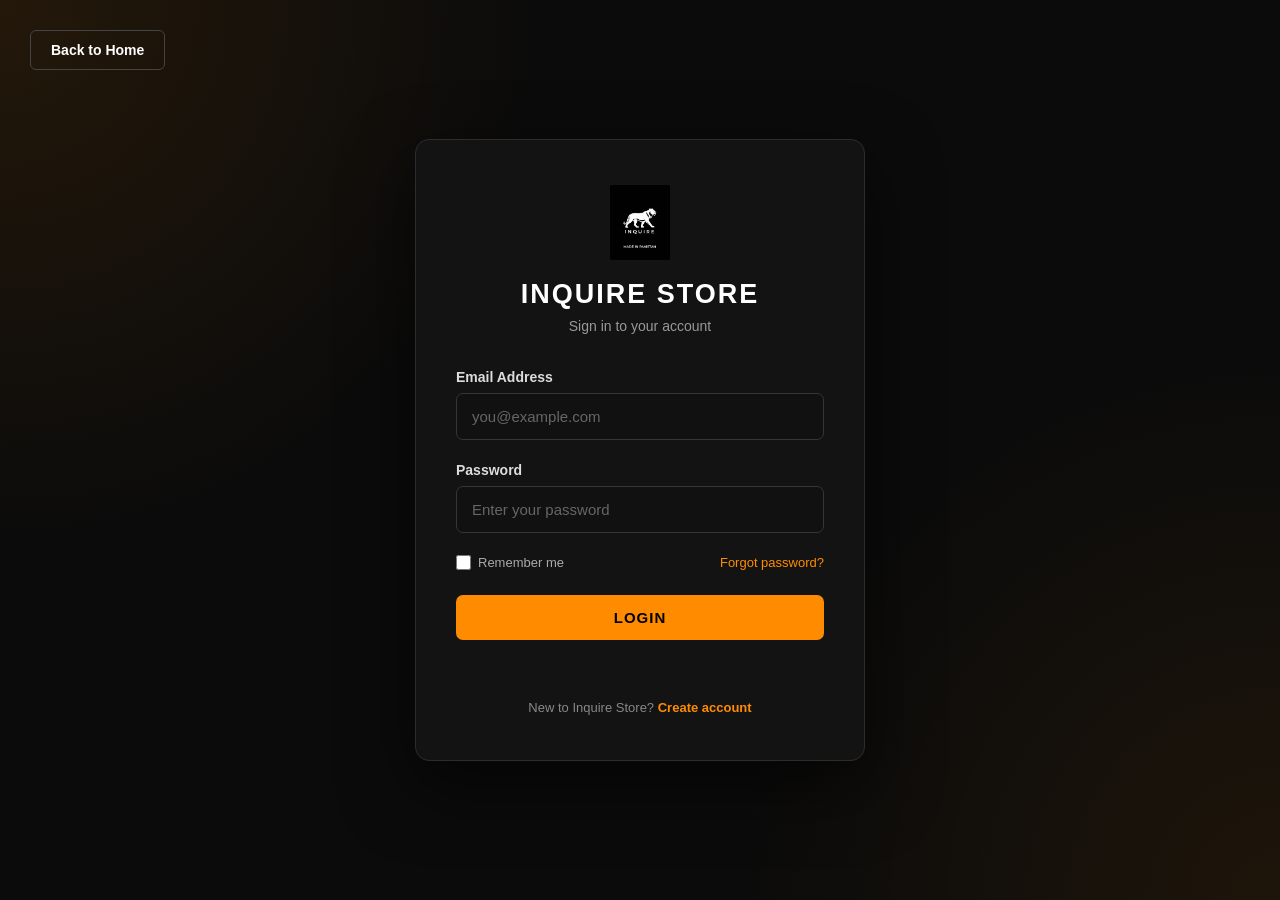
<file: login.html>
<!DOCTYPE html>
<html lang="en">
<head>
  <meta charset="UTF-8" />
  <meta name="viewport" content="width=device-width, initial-scale=1.0" />
  <title>Inquire Store | Login</title>
  <link rel="icon" type="image/png" href="INQUIRE logo.jpeg" />
  <link rel="stylesheet" href="login.css" />
</head>
<body class="auth-page">
  <a href="index.html" class="hero-btn hero-btn-outline">Back to Home</a>
  <main class="login-card">
    <div class="brand">
      <img src="INQUIRE logo.jpeg" alt="Inquire Store logo" />
      <h1>INQUIRE STORE</h1>
      <p>Sign in to your account</p>
    </div>

    <form id="loginForm" action="#" method="post" novalidate>
      <div class="field">
        <label for="email">Email Address</label>
        <input type="email" id="email" name="email" placeholder="you@example.com" required />
      </div>

      <div class="field">
        <label for="password">Password</label>
        <input type="password" id="password" name="password" placeholder="Enter your password" required />
      </div>

      <div class="meta">
        <label class="remember" for="remember">
          <input type="checkbox" id="remember" name="remember" />
          Remember me
        </label>
        <a href="#">Forgot password?</a>
      </div>

      <button class="btn" type="submit">LOGIN</button>
      <p class="feedback" id="feedback" aria-live="polite"></p>
      <p class="signup">New to Inquire Store? <a href="create account.html">Create account</a></p>
    </form>
  </main>
  <script>
    const loginForm = document.getElementById("loginForm");
    const feedback = document.getElementById("feedback");

    loginForm.addEventListener("submit", function (event) {
      event.preventDefault();

      const email = document.getElementById("email").value.trim();
      const password = document.getElementById("password").value.trim();

      const validEmail = /^[^\s@]+@[^\s@]+\.[^\s@]+$/.test(email);
      const validPassword = password.length >= 6;

      if (!validEmail || !validPassword) {
        feedback.textContent = "Enter a valid email and password (minimum 6 characters).";
        feedback.style.color = "#ff7b7b";
        return;
      }

      try {
        const response = fetch('/api/auth/login', {
          method: 'POST',
          headers: { 'Content-Type': 'application/json' },
          body: JSON.stringify({ email, password }),
        });

        const body =  response.json();
        if (!response.ok) {
          throw new Error(body.error || 'Login failed.');
        }

        feedback.textContent = body.message || 'Login successful. Redirecting...';
        feedback.style.color = '#8de1b8';
        setTimeout(() => {
          window.location.href = 'home.html';
        }, 800);
      } catch (error) {
        feedback.textContent = error.message;
        feedback.style.color = '#ff7b7b';
      }
    });
  </script>
</body>

</html>
</file>
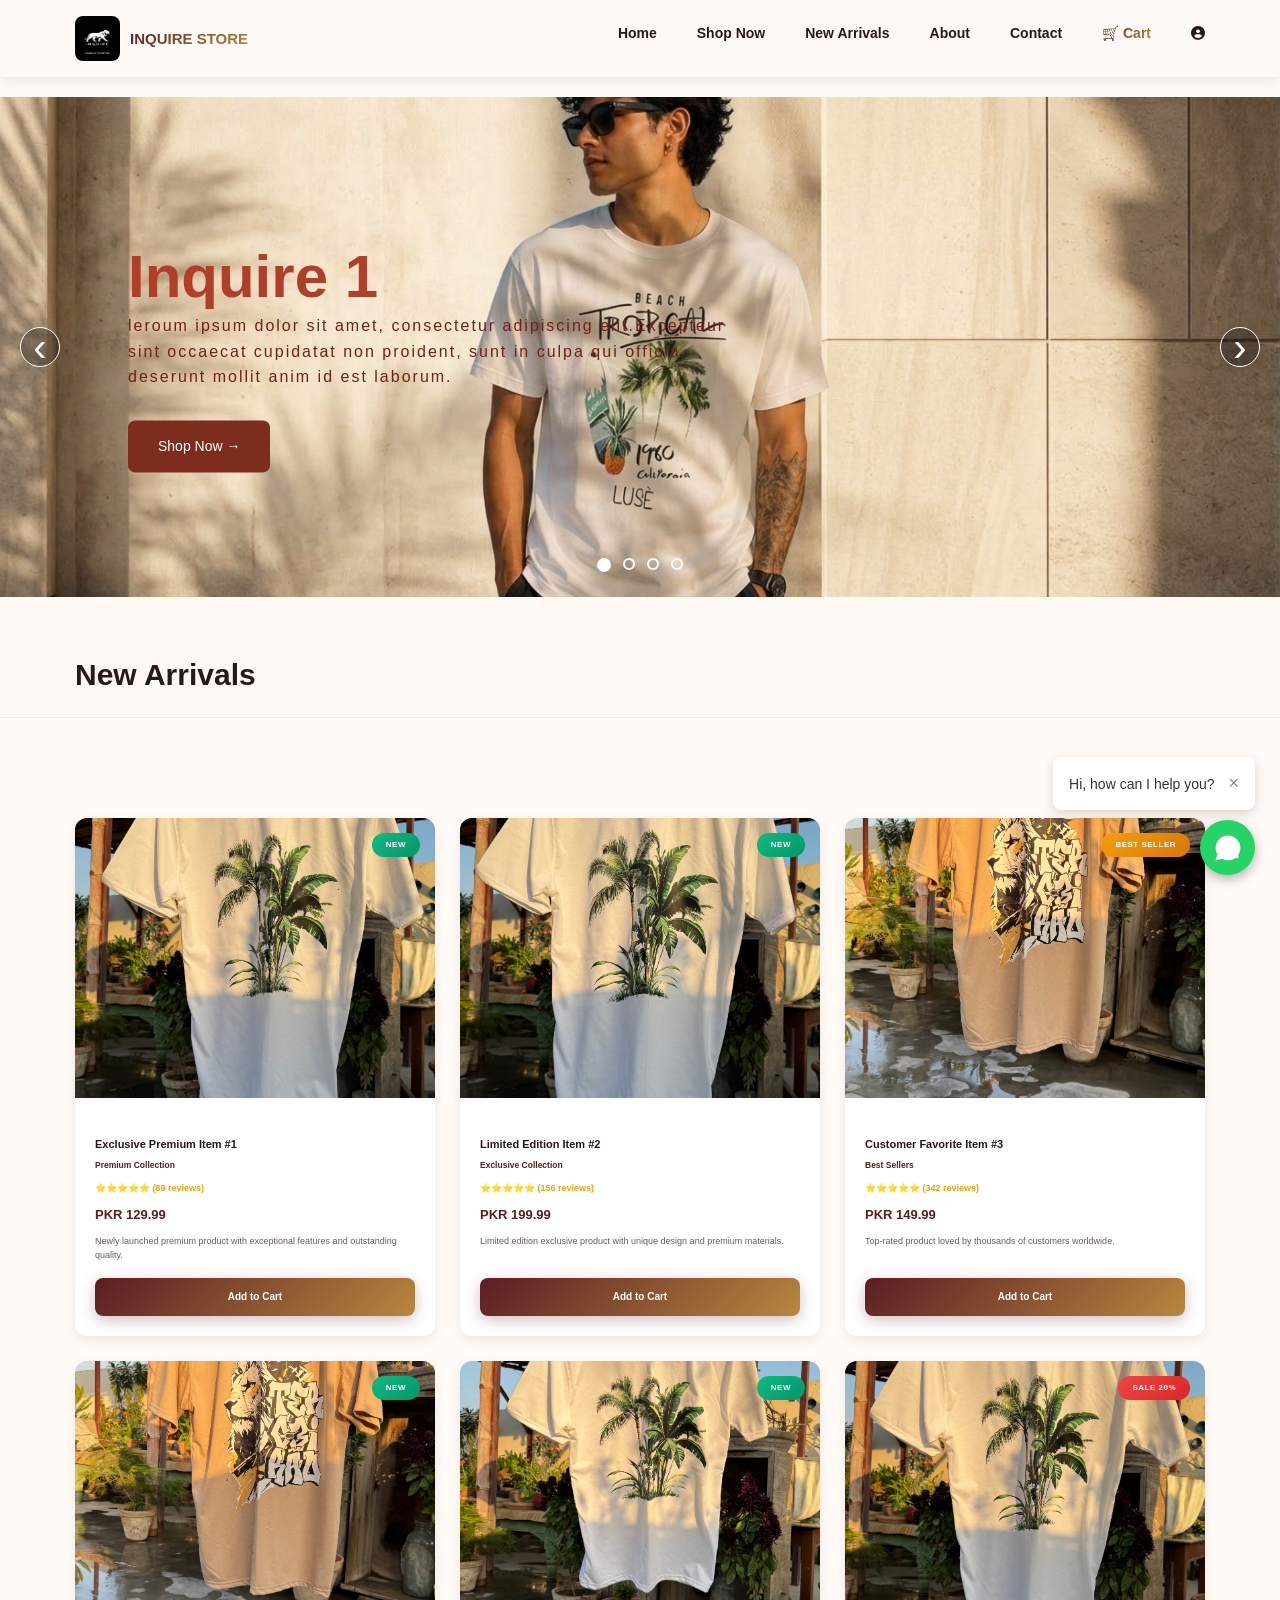
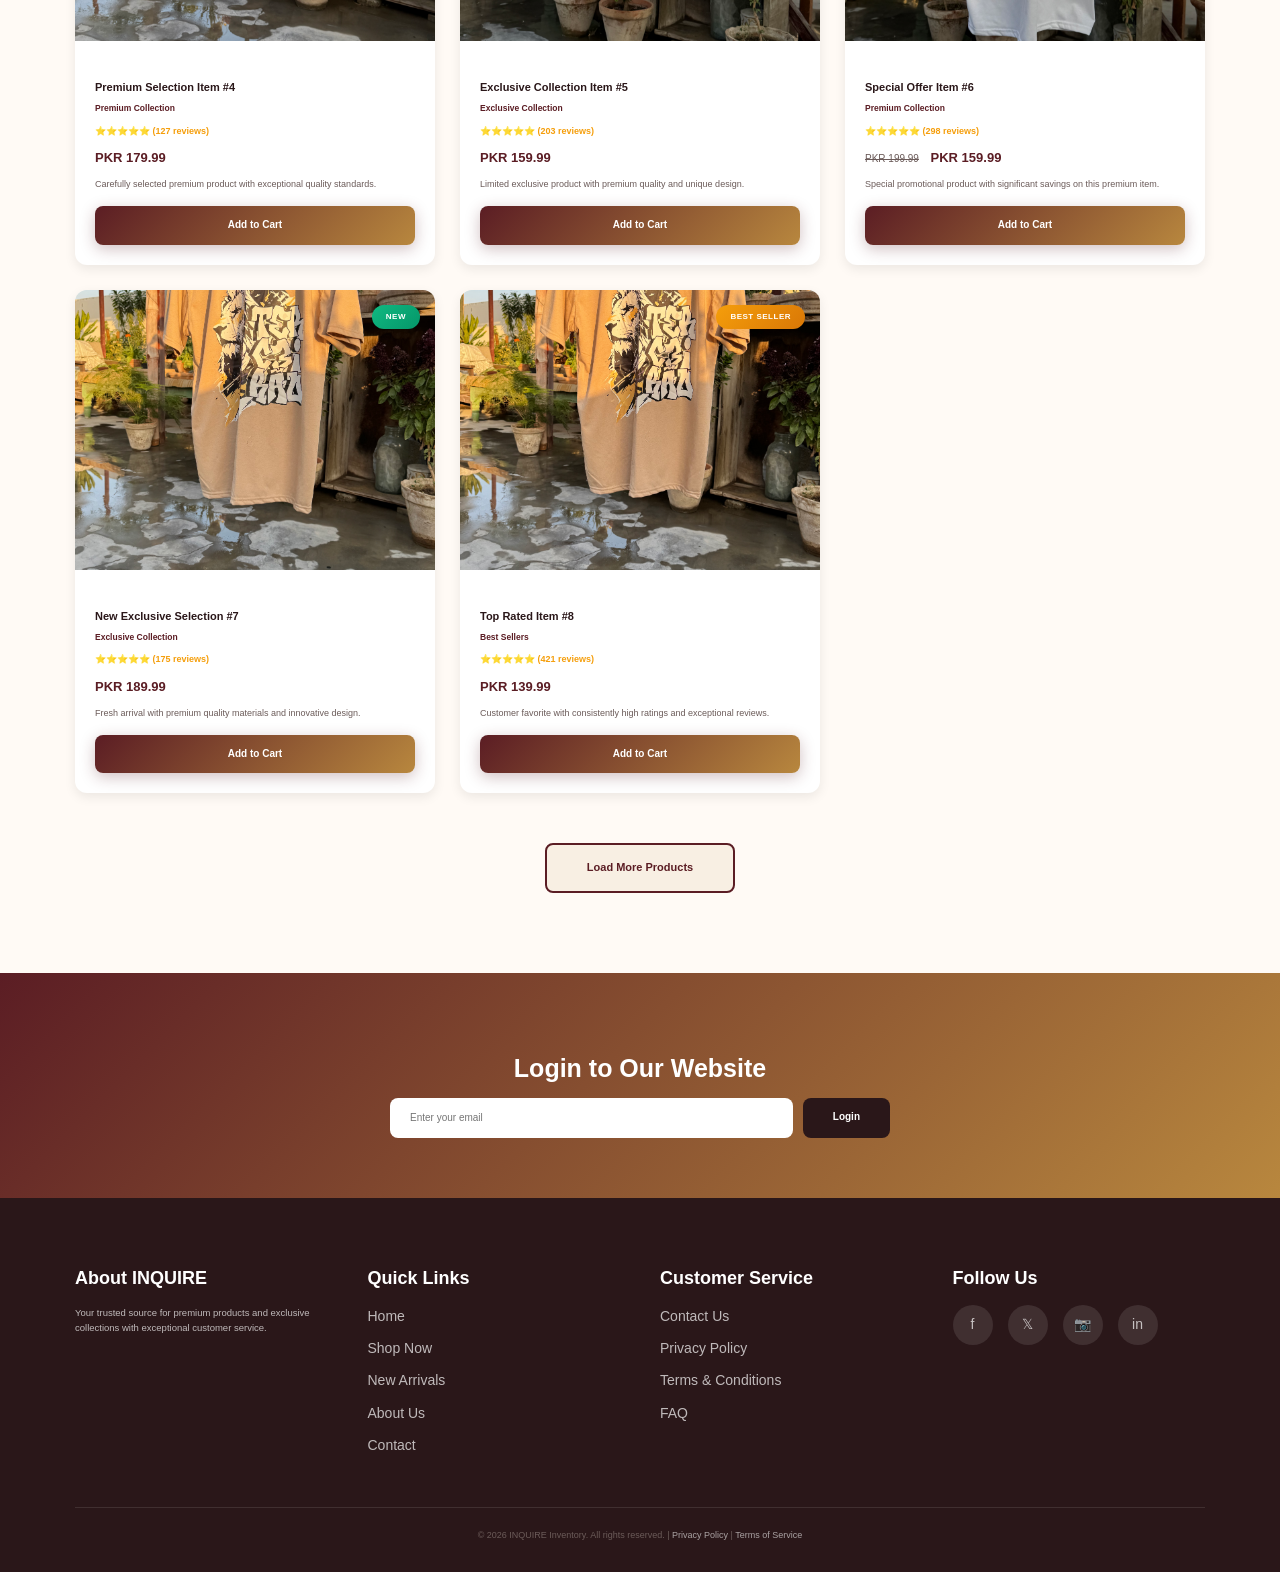
<file: new.html>
<!DOCTYPE html>
<html lang="en">
<head>
    <meta charset="UTF-8">
    <meta name="viewport" content="width=device-width, initial-scale=1.0">
    <meta name="description" content="New Arrivals at INQUIRE Inventory - Discover the latest premium products and exclusive collections. Fresh inventory updated regularly.">
    <meta name="keywords" content="new arrivals, new products, latest items, exclusive collections, INQUIRE inventory">
    <meta name="author" content="INQUIRE Inventory">
    <meta name="robots" content="index, follow">
    <meta property="og:title" content="New Arrivals - INQUIRE Inventory">
    <meta property="og:description" content="Explore the latest premium products and exclusive collections at INQUIRE Inventory.">
    <meta property="og:image" content="inquire.png">
    <title>New Arrivals - INQUIRE Store</title>
    <link rel="stylesheet" href="https://maxcdn.bootstrapcdn.com/bootstrap/3.4.1/css/bootstrap.min.css">
     <link rel="stylesheet" href="https://cdnjs.cloudflare.com/ajax/libs/font-awesome/6.5.0/css/all.min.css">
    <link rel="stylesheet" href="style.css">
    <link rel="stylesheet" href="new.css">
    <link rel="icon" type="image/png" href="INQUIRE logo.jpeg">
</head>
<body>
  <!-- Navigation -->
    <nav class="navbar">
        <div class="container">
            <div class="navbar-content">
                <div class="logo">
                    <img src="INQUIRE logo.jpeg" alt="INQUIRE STORE Logo" class="logo-img">
                    <span class="logo-text">INQUIRE STORE</span>
                </div>
                <div class="hamburger" id="hamburger">
                    <span></span>
                    <span></span>
                    <span></span>
                </div>
               <ul class="nav-links" id="navLinks">
  <li><a href="index.html" class="active">Home</a></li>
  <li><a href="shopnow.html" class="active">Shop Now</a></li>
  <li><a href="new.html">New Arrivals</a></li>
  <li><a href="about.html">About</a></li>
  <li><a href="contact.html">Contact</a></li>
  <li><a href="cart.html" class="cart-link">🛒 Cart <span class="cart-count" id="cartCount">0</span></a></li>
  <li><a href="login.html"><i class="fa-solid fa-circle-user"></i></a></li>
</ul>
            </div>
        </div>
    </nav>

    
    <!-- Hero Section -->
     <section class="hero-slider">

    <div class="slider">

        <figure id="sliderFigure">

            <!-- Slide 1 -->
            <div class="slide">
                <img src="images/inquire 16.jpg" alt="Inquire Store">
                <div class="slide-content">
                    <h1>Inquire 1</h1>
                    <p>leroum ipsum dolor sit amet, consectetur adipiscing elit.Excepteur sint occaecat cupidatat non proident, sunt in culpa qui officia deserunt mollit anim id est laborum.</p>
                    <a href="shopnow.html" class="shop-btn">Shop Now →</a>
                </div>
            </div>

            <!-- Slide 2 -->
            <div class="slide">
                <img src="images/image 4.jpg" alt="Inquire Store">
                <div class="slide-content">
                    <h1>Inquire 2</h1>
                    <p>PREMIUM QUALITY &nbsp; | &nbsp; MODERN STYLE &nbsp; | &nbsp; FOR YOU</p>
                    <a href="shopnow.html" class="shop-btn">Shop Now →</a>
                </div>
            </div>

            <!-- Slide 3 -->
            <div class="slide">
                <img src="images/image 3.jpg" alt="Inquire Store">
                <div class="slide-content">
                    <h1>Inquire 3</h1>
                    <p>PREMIUM QUALITY &nbsp; | &nbsp; MODERN STYLE &nbsp; | &nbsp; FOR YOU</p>
                    <a href="shopnow.html" class="shop-btn">Shop Now →</a>
                </div>
            </div>

            <!-- Slide 4 -->
            <div class="slide">
                <img src="images/image 7.jpg" alt="Inquire Store">
                <div class="slide-content">
                    <h1>Inquire 4</h1>
                    <p>PREMIUM QUALITY &nbsp; | &nbsp; MODERN STYLE &nbsp; | &nbsp; FOR YOU</p>
                    <a href="shopnow.html" class="shop-btn">Shop Now →</a>
                </div>
            </div>

        </figure>

        <!-- Previous / Next buttons -->
        <button class="slider-arrow prev" onclick="previousSlide()">‹</button>
        <button class="slider-arrow next" onclick="nextSlide()">›</button>

        <!-- 4 dots -->
        <div class="dots">

            <span class="dot active" onclick="goToSlide(0)"></span>

            <span class="dot" onclick="goToSlide(1)"></span>

            <span class="dot" onclick="goToSlide(2)"></span>

            <span class="dot" onclick="goToSlide(3)"></span>

        </div>

    </div>

</section>



    <!-- Page Header -->
    <section class="page-header">
        <div class="container">
            <h1>New Arrivals</h1>
        </div>
    </section>

    <!-- New Arrivals Section -->
    <section class="new-arrivals-section">
        <div class="container">

            <!-- Products Grid -->
            <div class="new-products-grid">
                <!-- Product 1 -->
                <article class="new-product-card" data-product-id="1" data-size="M" data-color="Black">
                    <div class="product-image-wrapper">
                        <img src="IMG_0222.jpg" alt="New Premium Collection Product 1 - INQUIRE Inventory" class="product-image">
                        <span class="badge badge-new">NEW</span>
                        <div class="overlay">
                            <button class="btn btn-secondary btn-sm">Quick View</button>
                        </div>
                    </div>
                    <div class="product-info">
                        <h3>Exclusive Premium Item #1</h3>
                        <p class="product-category">Premium Collection</p>
                        <div class="rating">⭐⭐⭐⭐⭐ (89 reviews)</div>
                        <p class="price">PKR 129.99</p>
                        <p class="product-desc">Newly launched premium product with exceptional features and outstanding quality.</p>
                        <button class="btn btn-primary btn-add">Add to Cart</button>
                    </div>
                </article>

                <!-- Product 2 -->
                <article class="new-product-card" data-product-id="2" data-size="M" data-color="Black">
                    <div class="product-image-wrapper">
                        <img src="IMG_0223.jpg" alt="New Exclusive Collection Product 2 - INQUIRE Inventory" class="product-image">
                        <span class="badge badge-new">NEW</span>
                        <div class="overlay">
                            <button class="btn btn-secondary btn-sm">Quick View</button>
                        </div>
                    </div>
                    <div class="product-info">
                        <h3>Limited Edition Item #2</h3>
                        <p class="product-category">Exclusive Collection</p>
                        <div class="rating">⭐⭐⭐⭐⭐ (156 reviews)</div>
                        <p class="price">PKR 199.99</p>
                        <p class="product-desc">Limited edition exclusive product with unique design and premium materials.</p>
                        <button class="btn btn-primary btn-add">Add to Cart</button>
                    </div>
                </article>

                <!-- Product 3 -->
                <article class="new-product-card" data-product-id="3" data-size="M" data-color="White">
                    <div class="product-image-wrapper">
                        <img src="IMG_0217.jpg" alt="New Best Seller Product 3 - INQUIRE Inventory" class="product-image">
                        <span class="badge badge-bestseller">BEST SELLER</span>
                        <div class="overlay">
                            <button class="btn btn-secondary btn-sm">Quick View</button>
                        </div>
                    </div>
                    <div class="product-info">
                        <h3>Customer Favorite Item #3</h3>
                        <p class="product-category">Best Sellers</p>
                        <div class="rating">⭐⭐⭐⭐⭐ (342 reviews)</div>
                        <p class="price">PKR 149.99</p>
                        <p class="product-desc">Top-rated product loved by thousands of customers worldwide.</p>
                        <button class="btn btn-primary btn-add">Add to Cart</button>
                    </div>
                </article>

                <!-- Product 4 -->
                <article class="new-product-card" data-product-id="4" data-size="M" data-color="Black">
                    <div class="product-image-wrapper">
                        <img src="IMG_0218.jpg" alt="New Premium Selection Product 4 - INQUIRE Inventory" class="product-image">
                        <span class="badge badge-new">NEW</span>
                        <div class="overlay">
                            <button class="btn btn-secondary btn-sm">Quick View</button>
                        </div>
                    </div>
                    <div class="product-info">
                        <h3>Premium Selection Item #4</h3>
                        <p class="product-category">Premium Collection</p>
                        <div class="rating">⭐⭐⭐⭐⭐ (127 reviews)</div>
                        <p class="price">PKR 179.99</p>
                        <p class="product-desc">Carefully selected premium product with exceptional quality standards.</p>
                        <button class="btn btn-primary btn-add">Add to Cart</button>
                    </div>
                </article>

                <!-- Product 5 -->
                <article class="new-product-card" data-product-id="5" data-size="M" data-color="White">
                    <div class="product-image-wrapper">
                        <img src="IMG_0219.jpg" alt="New Exclusive Item Product 5 - INQUIRE Inventory" class="product-image">
                        <span class="badge badge-new">NEW</span>
                        <div class="overlay">
                            <button class="btn btn-secondary btn-sm">Quick View</button>
                        </div>
                    </div>
                    <div class="product-info">
                        <h3>Exclusive Collection Item #5</h3>
                        <p class="product-category">Exclusive Collection</p>
                        <div class="rating">⭐⭐⭐⭐⭐ (203 reviews)</div>
                        <p class="price">PKR 159.99</p>
                        <p class="product-desc">Limited exclusive product with premium quality and unique design.</p>
                        <button class="btn btn-primary btn-add">Add to Cart</button>
                    </div>
                </article>

                <!-- Product 6 -->
                <article class="new-product-card" data-product-id="6" data-size="M" data-color="Black">
                    <div class="product-image-wrapper">
                        <img src="IMG_0221.jpg" alt="New Collection Product 6 - INQUIRE Inventory" class="product-image">
                        <span class="badge badge-sale">SALE 20%</span>
                        <div class="overlay">
                            <button class="btn btn-secondary btn-sm">Quick View</button>
                        </div>
                    </div>
                    <div class="product-info">
                        <h3>Special Offer Item #6</h3>
                        <p class="product-category">Premium Collection</p>
                        <div class="rating">⭐⭐⭐⭐⭐ (298 reviews)</div>
                        <p class="price"><span class="original-price">PKR 199.99</span> PKR 159.99</p>
                        <p class="product-desc">Special promotional product with significant savings on this premium item.</p>
                        <button class="btn btn-primary btn-add">Add to Cart</button>
                    </div>
                </article>

                <!-- Product 7 -->
                <article class="new-product-card" data-product-id="7" data-size="M" data-color="Navy">
                    <div class="product-image-wrapper">
                        <img src="IMG_0214.jpg" alt="New Exclusive Selection Product 7 - INQUIRE Inventory" class="product-image">
                        <span class="badge badge-new">NEW</span>
                        <div class="overlay">
                            <button class="btn btn-secondary btn-sm">Quick View</button>
                        </div>
                    </div>
                    <div class="product-info">
                        <h3>New Exclusive Selection #7</h3>
                        <p class="product-category">Exclusive Collection</p>
                        <div class="rating">⭐⭐⭐⭐⭐ (175 reviews)</div>
                        <p class="price">PKR 189.99</p>
                        <p class="product-desc">Fresh arrival with premium quality materials and innovative design.</p>
                        <button class="btn btn-primary btn-add">Add to Cart</button>
                    </div>
                </article>

                <!-- Product 8 -->
                <article class="new-product-card" data-product-id="8" data-size="M" data-color="Grey">
                    <div class="product-image-wrapper">
                        <img src="IMG_0215.jpg" alt="New Premium Product 8 - INQUIRE Inventory" class="product-image">
                        <span class="badge badge-bestseller">BEST SELLER</span>
                        <div class="overlay">
                            <button class="btn btn-secondary btn-sm">Quick View</button>
                        </div>
                    </div>
                    <div class="product-info">
                        <h3>Top Rated Item #8</h3>
                        <p class="product-category">Best Sellers</p>
                        <div class="rating">⭐⭐⭐⭐⭐ (421 reviews)</div>
                        <p class="price">PKR 139.99</p>
                        <p class="product-desc">Customer favorite with consistently high ratings and exceptional reviews.</p>
                        <button class="btn btn-primary btn-add">Add to Cart</button>
                    </div>
                </article>
            </div>

            <!-- Load More Button -->
            <div class="load-more-container">
                <button class="btn btn-secondary">Load More Products</button>
            </div>
        </div>
    </section>

    <!-- Newsletter CTA -->
    <section class="newsletter">
        <div class="container">
            <h2>Login to Our Website</h2>
            <form class="newsletter-form" id="newsletterForm">
                <input type="email" placeholder="Enter your email" required aria-label="Email for newsletter">
                <a href="login.html" class="btn btn-primary">Login</a>
            </form>
        </div>
    </section>
      <!-- FLOATING WHATSAPP BUTTON - START -->
<div class="whatsapp-wrapper">
  <!-- Chat Popup -->
  <div class="whatsapp-popup" id="waPopup">
    <div class="popup-header">
      <span>Hi, how can I help you?</span>
      <button class="popup-close" onclick="closeWaPopup()">&times;</button>
    </div>
  </div>
  
  <!-- WhatsApp Icon -->
  <a href="https://wa.me/+923483969180?text=Hello%20INQUIRE%20STORE%2C%20I%20need%20help" target="_blank" class="whatsapp-btn" id="waBtn">
    <svg viewBox="0 0 24 24" width="30" height="30" fill="white">
      <path d="M19.11 17.205c-.372 0-1.088 1.39-1.518 1.39a.63.63 0 0 1-.315-.1c-.802-.402-1.504-.817-2.163-1.447-.545-.516-1.146-1.29-1.46-1.963a.426.426 0 0 1-.073-.215c0-.33.99-.945.99-1.49 0-.143-.73-2.09-.832-2.335-.143-.372-.214-.487-.6-.487-.187 0-.36-.043-.53-.043-.302 0-.53.115-.746.372-.6.746-1.04 1.445-1.04 2.51 0 1.06.645 2.09 1.04 2.67.502.745 1.088 1.39 1.96 2.09 1.088.86 2.39 1.545 3.74 1.86.6.145 1.146.215 1.518.215.215 0 .43 0 .645-.072.43-.145.86-.6.86-1.06 0-.215-.073-.43-.215-.6zM12.04 2c-5.46 0-9.91 4.44-9.91 9.91 0 1.75.46 3.45 1.32 4.95L2.05 22l5.25-1.38c1.45.79 3.08 1.21 4.74 1.21 5.46 0 9.91-4.44 9.91-9.91 0-2.65-1.03-5.14-2.9-7.01A9.816 9.816 0 0 0 12.04 2z"/>
    </svg>
  </a>
</div>

    <!-- Footer -->
    <footer class="footer">
        <div class="container">
            <div class="footer-content">
                <div class="footer-section">
                    <h4>About INQUIRE</h4>
                    <p>Your trusted source for premium products and exclusive collections with exceptional customer service.</p>
                </div>
                <div class="footer-section">
                    <h4>Quick Links</h4>
                    <ul>
                        <li><a href="index.html">Home</a></li>
                        <li><a href="shopnow.html">Shop Now</a></li>
                        <li><a href="new.html">New Arrivals</a></li>
                        <li><a href="about.html">About Us</a></li>
                        <li><a href="contact.html">Contact</a></li>
                    </ul>
                </div>
                <div class="footer-section">
                    <h4>Customer Service</h4>
                    <ul>
                        <li><a href="contact.html">Contact Us</a></li>
                        <li><a href="#privacy">Privacy Policy</a></li>
                        <li><a href="#terms">Terms & Conditions</a></li>
                        <li><a href="#faq">FAQ</a></li>
                    </ul>
                </div>
                <div class="footer-section">
                    <h4>Follow Us</h4>
                    <div class="social-links">
                        <a href="#facebook" aria-label="Facebook">f</a>
                        <a href="#twitter" aria-label="Twitter">𝕏</a>
                        <a href="#instagram" aria-label="Instagram">📷</a>
                        <a href="#linkedin" aria-label="LinkedIn">in</a>
                    </div>
                </div>
            </div>
            <div class="footer-bottom">
                <p>&copy; 2026 INQUIRE Inventory. All rights reserved. | <a href="#privacy">Privacy Policy</a> | <a href="#terms">Terms of Service</a></p>
            </div>
        </div>
    </footer>

    <script src="script.js"></script>
    <script src="new.js"></script>
</body>
</html>
</file>
<file: style.css>
/* ===== CSS Variables (Theme Colors) ===== */
:root {
    --primary-color: #5b1d24;
    --secondary-color: #b8873e;
    --dark-color: #2a1719;
    --light-color: #f8efe3;
    --gray-color: #6b5b59;
    --border-color: #e7d8c5;
    --success-color: #10b981;
    --warning-color: #f59e0b;
    --shadow: 0 10px 30px rgba(0, 0, 0, 0.1);
    --shadow-sm: 0 4px 12px rgba(0, 0, 0, 0.08);
}

/* ===== Global Styles ===== */
* {
    margin: 0;
    padding: 0;
    box-sizing: border-box;
}

html {
    scroll-behavior: smooth;
}

body {
    font-family: 'Segoe UI', Tahoma, Geneva, Verdana, sans-serif;
    line-height: 1.6;
    color: var(--dark-color);
    background-color: #fffaf5;
    overflow-x: hidden;
}

.container {
    max-width: 1200px;
    margin: 0 auto;
    padding: 0 20px;
}

/* ===== Typography ===== */
h1, h2, h3, h4, h5, h6 {
    font-weight: 700;
    line-height: 1.2;
    margin-bottom: 15px;
}

h1 { font-size: 3rem; }
h2 { font-size: 2.5rem; }
h3 { font-size: 1.5rem; }

p {
    margin-bottom: 10px;
    color: var(--gray-color);
}

a {
    color: var(--primary-color);
    text-decoration: none;
    transition: color 0.3s ease;
}

a:hover {
    color: var(--secondary-color);
}

/* ===== Buttons ===== */
.btn {
    display: inline-block;
    padding: 12px 30px;
    border: none;
    border-radius: 8px;
    font-size: 1rem;
    font-weight: 600;
    cursor: pointer;
    transition: all 0.3s ease;
    text-align: center;
    text-decoration: none;
}

.btn-primary {
    background: linear-gradient(135deg, var(--primary-color), var(--secondary-color));
    color: white;
    box-shadow: 0 4px 15px rgba(91, 29, 36, 0.28);
}

.btn-primary:hover {
    transform: translateY(-3px);
    box-shadow: 0 8px 22px rgba(91, 29, 36, 0.38);
}

.btn-secondary {
    background-color: var(--light-color);
    color: var(--primary-color);
    border: 2px solid var(--primary-color);
}

.btn-secondary:hover {
    background-color: var(--primary-color);
    color: white;
}

/* ===== Navigation Bar ===== */
.navbar {
    background: rgba(255, 250, 245, 0.96);
    box-shadow: var(--shadow-sm);
    position: sticky;
    top: 0;
    z-index: 1000;
}

.navbar-content {
    display: flex;
    justify-content: space-between;
    align-items: center;
    padding: 15px 0;
}

.logo {
    display: flex;
    align-items: center;
    gap: 10px;
    font-size: 1.5rem;
    font-weight: 800;
    color: var(--primary-color);
}

.logo-img {
    width: 45px;
    height: 45px;
    border-radius: 8px;
}

.logo-text {
    background: linear-gradient(135deg, var(--primary-color), var(--secondary-color));
    -webkit-background-clip: text;
    -webkit-text-fill-color: transparent;
    background-clip: text;
}

.nav-links {
    display: flex;
    list-style: none;
    gap: 40px;
}

.nav-links a {
    font-weight: 600;
    color: var(--dark-color);
    position: relative;
    transition: color 0.3s ease;
}

.nav-links a.active,
.nav-links a:hover {
    color: var(--primary-color);
}

.nav-links a::after {
    content: '';
    position: absolute;
    bottom: -5px;
    left: 0;
    width: 0;
    height: 2px;
    background: var(--primary-color);
    transition: width 0.3s ease;
}

.nav-links a:hover::after,
.nav-links a.active::after {
    width: 100%;
}

.cart-link {
    position: relative;
    font-weight: 700;
    background: linear-gradient(135deg, var(--primary-color), var(--secondary-color));
    -webkit-background-clip: text;
    -webkit-text-fill-color: transparent;
    background-clip: text;
}

.cart-count {
    display: inline-block;
    min-width: 22px;
    height: 22px;
    background: linear-gradient(135deg, var(--primary-color), var(--secondary-color));
    color: white;
    border-radius: 50%;
    text-align: center;
    line-height: 22px;
    font-size: 0.8rem;
    font-weight: 700;
    margin-left: 5px;
    -webkit-background-clip: unset;
    -webkit-text-fill-color: unset;
    background-clip: unset;
}

.hamburger {
    display: none;
    flex-direction: column;
    cursor: pointer;
    gap: 6px;
}

.hamburger span {
    width: 25px;
    height: 3px;
    background: var(--primary-color);
    border-radius: 2px;
    transition: all 0.3s ease;
}

/* heroslider */
.slider {
    position: relative;
    width: 100%;
    height: 500px;
    overflow: hidden;
}

/* SLIDES CONTAINER */

.slider figure {
    display: flex;
    width: 100%;
    height: 100%;
    margin: 0;
    padding: 0;

    transform: translateX(0);

    transition: transform 0.7s ease-in-out;
}


/* EACH SLIDE */

.slide {
    position: relative;

    width: 100%;
    min-width: 100%;
    height: 500px;

    flex-shrink: 0;

    overflow: hidden;
}


/* IMAGE */

.slide img {
    width: 100%;
    height: 100%;

    object-fit: cover;

    display: block;
}


/* TEXT */

.slide-content {
    position: absolute;

    top: 50%;
    left: 10%;

    transform: translateY(-50%);

    z-index: 2;

    max-width: 600px;
}

.slide-content h1 {
    font-size: 60px;
    margin-bottom: 0px;
    align-items: center;
    text-align: top;

    color: rgb(175, 62, 42);
    stroke: rgba(255, 255, 255, 0.1);
    stroke-width: 600px;
}

.slide-content p {
    margin-bottom: 30px;

    font-size: 16px;
    letter-spacing: 2px;

    color: rgb(110, 35, 25);
}


/* SHOP BUTTON */

.shop-btn {
    display: inline-block;

    padding: 15px 30px;

    background: rgb(125, 45, 30);
    color: white;

    text-decoration: none;

    border-radius: 7px;

    transition: 0.3s;
}

.shop-btn:hover {
    transform: translateY(-3px);
}


/* ==============================
   ARROWS
============================== */

.slider-arrow {
    position: absolute;

    top: 50%;
    transform: translateY(-50%);

    z-index: 10;

    width: 50px;
    height: 50px;

    border-radius: 50%;

    border: 1px solid white;

    background: rgba(0, 0, 0, 0.2);

    color: white;

    font-size: 40px;

    cursor: pointer;
}
.slider-arrow.prev {
    left: 20px;
  width: 40px;
  height: 40px;
  border-radius: 50%;
  border: 1.5px solid #fff;
  background: rgba(0, 0, 0, 0.25);
  display: flex;
  align-items: center;
  justify-content: center;
  padding: 0;        /* default button padding pushes the icon off-center */
  line-height: 1;    /* removes extra text spacing above/below */
}
.slider-arrow.next {
    right: 20px;
  width: 40px;
  height: 40px;
  border-radius: 50%;
  border: 1.5px solid #fff;
  background: rgba(0, 0, 0, 0.25);
  display: flex;
  align-items: center;
  justify-content: center;
  padding: 0;        /* default button padding pushes the icon off-center */
  line-height: 1;    /* removes extra text spacing above/below */
}

.arrow-btn svg {
  width: 16px;
  height: 16px;
  display: block;    /* removes the small inline gap under SVGs */
}

.prev {
    left: 25px;
}

.next {
    right: 25px;
}


/* ==============================
   DOTS
============================== */

.dots {
    position: absolute;

    bottom: 25px;
    left: 50%;

    transform: translateX(-50%);

    display: flex;
    gap: 12px;

    z-index: 20;
}

.dot {
    width: 12px;
    height: 12px;

    border-radius: 50%;

    border: 2px solid white;

    background: transparent;

    cursor: pointer;

    transition: 0.3s;
}

.dot.active {
    background: white;

    width: 14px;
    height: 14px;
}

/* ===== Features Section ===== */
.features {
    padding: 80px 0;
    background-color: #f8efe3;
}

.section-title {
    text-align: center;
    margin-bottom: 50px;
    font-size: 2.5rem;
    color: var(--primary-color);
    letter-spacing: 0.02em;
}

.features-grid {
    display: grid;
    grid-template-columns: repeat(auto-fit, minmax(250px, 1fr));
    gap: 30px;
}

.feature-card {
    background: white;
    padding: 30px;
    border-radius: 12px;
    text-align: center;
    box-shadow: var(--shadow-sm);
    transition: all 0.3s ease;
}

.feature-card:hover {
    transform: translateY(-10px);
    box-shadow: var(--shadow);
}

.feature-icon {
    font-size: 3rem;
    margin-bottom: 15px;
}

.feature-card h3 {
    color: var(--primary-color);
    margin-bottom: 15px;
}

/* ===== Products Section ===== */
.product-grid {
  display: grid;
  grid-template-columns: repeat(4, 1fr);
  gap: 25px;
  padding: 20px;
}

.product-card {
  background: #fff;
  text-align: center;
  cursor: pointer;
  transition: 0.3s ease;
}
.product-card:hover {
  transform: translateY(-5px);
}

.product-image {
  position: relative;
  background: #f5f5f5;
  overflow: hidden;
  aspect-ratio: 3/4;
}
.product-image img {
  width: 100%;
  height: 100%;
  object-fit: cover;
  transition: 0.4s;
}
.product-card:hover .product-image img {
  transform: scale(1.05);
}

.badge {
  position: absolute;
  top: 0;
  right: 0;
  background: #000;
  color: #fff;
  font-size: 12px;
  padding: 5px 10px;
  z-index: 2;
}
.badge.save {
  background: #000;
}

.product-info {
  padding: 12px 5px;
}
.product-title {
  font-size: 14px;
  font-weight: 400;
  line-height: 1.4;
  color: #222;
  height: 60px;
  overflow: hidden;
  margin-bottom: 6px;
}
.price {
  font-size: 14px;
  font-weight: 500;
  margin-bottom: 10px;
}
.old-price {
  text-decoration: line-through;
  color: #888;
  margin-right: 5px;
}

.sizes {
  display: flex;
  justify-content: center;
  gap: 6px;
}
.sizes span {
  border: 1px solid #ddd;
  font-size: 11px;
  padding: 3px 6px;
  cursor: pointer;
  transition: 0.2s;
}
.sizes span:hover {
  background: #000;
  color: #fff;
  border-color: #000;
}
.sizes span.out-of-stock {
  text-decoration: line-through;
  color: #aaa;
  background: #f1f1f1;
}

/* Responsive */
@media (max-width: 1024px) {
  .product-grid { grid-template-columns: repeat(3, 1fr); }
}
@media (max-width: 768px) {
  .product-grid { grid-template-columns: repeat(2, 1fr); gap: 15px; }
  .product-title { font-size: 12px; height: 50px; }
}
@media (max-width: 480px) {
  .product-grid { grid-template-columns: repeat(2, 1fr); }
}
/* ===== Categories Section ===== */
.categories {
    padding: 80px 0;
    background-color: #f8efe3;
}

.categories-grid {
    display: grid;
    grid-template-columns: repeat(auto-fit, minmax(300px, 1fr));
    gap: 30px;
}

.category-card {
    position: relative;
    overflow: hidden;
    border-radius: 12px;
    height: 350px;
    cursor: pointer;
}

.category-image {
    width: 100%;
    height: 100%;
    object-fit: cover;
    transition: transform 0.3s ease;
}

.category-card:hover .category-image {
    transform: scale(1.1);
}

.category-card h3 {
    position: absolute;
    bottom: 30px;
    left: 20px;
    color: white;
    font-size: 1.8rem;
    margin-bottom: 0;
    z-index: 2;
}

.category-card p {
    position: absolute;
    bottom: 10px;
    left: 20px;
    color: rgba(255, 255, 255, 0.9);
    z-index: 2;
}

.category-card::before {
    content: '';
    position: absolute;
    bottom: 0;
    left: 0;
    width: 100%;
    height: 40%;
    background: linear-gradient(to top, rgba(0, 0, 0, 0.5), transparent);
    z-index: 1;
}

/* ===== Testimonials Section ===== */
.testimonials {
    padding: 80px 0;
    background-color: #fffaf5;
}

.testimonials-grid {
    display: grid;
    grid-template-columns: repeat(auto-fit, minmax(300px, 1fr));
    gap: 30px;
}

.testimonial-card {
    background: white;
    padding: 30px;
    border-radius: 12px;
    border-left: 4px solid var(--secondary-color);
    box-shadow: var(--shadow-sm);
    transition: all 0.3s ease;
}

.testimonial-card:hover {
    transform: translateY(-5px);
    box-shadow: var(--shadow);
}

.stars {
    font-size: 1.2rem;
    margin-bottom: 15px;
}

.testimonial-text {
    font-style: italic;
    color: var(--dark-color);
    margin-bottom: 15px;
    line-height: 1.8;
}

.testimonial-author {
    font-weight: 600;
    color: var(--primary-color);
}

/* ===== Newsletter Section ===== */
.newsletter {
    padding: 60px 0;
    background: linear-gradient(135deg, var(--primary-color), var(--secondary-color));
    color: white;
}

.newsletter h2 {
    text-align: center;
    margin-bottom: 15px;
    color: white;
}

.newsletter p {
    text-align: center;
    margin-bottom: 30px;
    color: rgba(255, 255, 255, 0.9);
}

.newsletter-form {
    display: flex;
    max-width: 500px;
    margin: 0 auto;
    gap: 10px;
}

.newsletter-form input {
    flex: 1;
    padding: 12px 20px;
    border: none;
    border-radius: 8px;
    font-size: 1rem;
    outline: none;
}

.newsletter-form .btn-primary {
    background: var(--dark-color);
    box-shadow: none;
}

/* ===== Footer ===== */
.footer {
    background-color: var(--dark-color);
    color: white;
    padding: 60px 0 20px;
}

.footer-content {
    display: grid;
    grid-template-columns: repeat(auto-fit, minmax(250px, 1fr));
    gap: 40px;
    margin-bottom: 40px;
}

.footer-section h4 {
    color: white;
    margin-bottom: 15px;
}

.footer-section p {
    color: rgba(255, 255, 255, 0.7);
    font-size: 0.95rem;
}

.footer-section ul {
    list-style: none;
}

.footer-section ul li {
    margin-bottom: 10px;
}

.footer-section a {
    color: rgba(255, 255, 255, 0.7);
    transition: color 0.3s ease;
}

.footer-section a:hover {
    color: var(--secondary-color);
}

.social-links {
    display: flex;
    gap: 15px;
}

.social-links a {
    display: flex;
    align-items: center;
    justify-content: center;
    width: 40px;
    height: 40px;
    background: rgba(255, 255, 255, 0.1);
    border-radius: 50%;
    transition: all 0.3s ease;
}

.social-links a:hover {
    background: var(--secondary-color);
    color: var(--dark-color);
}

.footer-bottom {
    border-top: 1px solid rgba(255, 255, 255, 0.1);
    padding-top: 20px;
    text-align: center;
    color: rgba(255, 255, 255, 0.6);
    font-size: 0.9rem;
}

.footer-bottom a {
    color: rgba(255, 255, 255, 0.6);
}

/* ===== Responsive Design ===== */
@media (max-width: 768px) {
    /* Typography */
    h1 { font-size: 2rem; }
    h2 { font-size: 1.8rem; }
    h3 { font-size: 1.2rem; }

    /* Navigation */
    .nav-links {
        display: none;
        flex-direction: column;
        gap: 20px;
        position: absolute;
        top: 70px;
        left: 0;
        right: 0;
        background: #fffaf5;
        padding: 20px;
        box-shadow: var(--shadow-sm);
    }

    .nav-links.active {
        display: flex;
    }

    .hamburger {
        display: flex;
    }

    /* Hero Section */
    .hero {
        grid-template-columns: 1fr;
        padding: 50px 20px;
        gap: 30px;
        text-align: center;
    }

    .hero-content h1 {
        font-size: 2rem;
    }

    .hero-subtitle {
        font-size: 1.1rem;
    }

    /* Section Titles */
    .section-title {
        font-size: 2rem;
    }

    /* Features Grid */
    .features-grid {
        grid-template-columns: 1fr;
        gap: 20px;
    }

    /* Products Grid */
    .products-grid {
        grid-template-columns: 1fr;
        gap: 20px;
    }

    /* Categories Grid */
    .categories-grid {
        grid-template-columns: 1fr;
    }

    /* Testimonials */
    .testimonials-grid {
        grid-template-columns: 1fr;
    }

    /* Newsletter */
    .newsletter-form {
        flex-direction: column;
    }

    /* Footer */
    .footer-content {
        grid-template-columns: 1fr;
        gap: 30px;
    }
}

@media (max-width: 480px) {
    /* Typography */
    h1 { font-size: 1.5rem; }
    h2 { font-size: 1.3rem; }

    .container {
        padding: 0 15px;
    }

    /* Hero */
    .hero {
        padding: 30px 15px;
    }

    .hero-content h1 {
        font-size: 1.5rem;
    }

    .btn {
        padding: 10px 20px;
        font-size: 0.9rem;
    }

    /* Navbar */
    .navbar-content {
        padding: 10px 0;
    }

    .logo-img {
        width: 35px;
        height: 35px;
    }

    .logo-text {
        font-size: 1.2rem;
    }

    /* Feature Cards */
    .feature-icon {
        font-size: 2rem;
    }

    /* Product Cards */
    .product-image-wrapper {
        height: 200px;
    }

    /* Categories */
    .category-card {
        height: 250px;
    }

    .category-card h3 {
        font-size: 1.3rem;
    }
}

/* ===== Loading & Animation ===== */
@keyframes fadeInUp {
    from {
        opacity: 0;
        transform: translateY(30px);
    }
    to {
        opacity: 1;
        transform: translateY(0);
    }
}

.fade-in {
    animation: fadeInUp 0.6s ease-out;
}
.whatsapp-wrapper {
  position: fixed;
  bottom: 25px;
  right: 25px;
  z-index: 9999;
  display: flex;
  flex-direction: column;
  align-items: flex-end;
  gap: 10px;
}
.whatsapp-btn {
  background: #25D366;
  width: 55px;
  height: 55px;
  border-radius: 50%;
  display: flex;
  align-items: center;
  justify-content: center;
  box-shadow: 0 4px 12px rgba(0,0,0,0.3);
  transition: 0.3s;
  text-decoration: none;
}
.whatsapp-btn:hover {
  transform: scale(1.1);
  background: #128C7E;
}
.whatsapp-popup {
  background: white;
  padding: 12px 16px;
  border-radius: 8px;
  box-shadow: 0 4px 12px rgba(0,0,0,0.15);
  font-family: Arial, sans-serif;
  font-size: 14px;
  display: flex;
  align-items: center;
  justify-content: space-between;
  min-width: 200px;
  animation: slideUp 0.3s ease;
}
.popup-header span {
  color: #333;
}
.popup-close {
  background: none;
  border: none;
  font-size: 18px;
  cursor: pointer;
  margin-left: 10px;
  color: #888;
}
@keyframes slideUp {
  from { transform: translateY(20px); opacity: 0; }
  to { transform: translateY(0); opacity: 1; }
}
@media (max-width: 768px) {
  .whatsapp-wrapper { bottom: 15px; right: 15px; }
  .whatsapp-btn { width: 50px; height: 50px; }
}
</file>
<file: about.css>
/* ===== About Page Specific Styles ===== */

/* Page Header */
.page-header {
    background: linear-gradient(135deg, var(--primary-color), var(--secondary-color));
    color: white;
    padding: 60px 0;
    text-align: center;
}

.page-header h1 {
    font-size: 2.8rem;
    margin-bottom: 10px;
    color: white;
}

.page-header p {
    font-size: 1.2rem;
    color: rgba(255, 255, 255, 0.9);
}

/* About Hero Section */
.about-hero {
    padding: 80px 0;
}

.about-grid {
    display: grid;
    grid-template-columns: 1fr 1fr;
    gap: 50px;
    align-items: center;
}

.about-content h2 {
    margin-bottom: 20px;
    color: var(--dark-color);
}

.about-content p {
    margin-bottom: 20px;
    line-height: 1.8;
    color: var(--gray-color);
    font-size: 1.05rem;
}

.about-image {
    border-radius: 12px;
    overflow: hidden;
    box-shadow: var(--shadow);
}

.about-img {
    width: 100%;
    height: auto;
    display: block;
    border-radius: 12px;
    transition: transform 0.3s ease;
}

.about-image:hover .about-img {
    transform: scale(1.05);
}

/* Mission & Vision Section */
.mission-vision {
    padding: 80px 0;
    background-color: var(--light-color);
}

.mission-grid {
    display: grid;
    grid-template-columns: repeat(auto-fit, minmax(300px, 1fr));
    gap: 30px;
}

.mission-card {
    background: white;
    padding: 40px;
    border-radius: 12px;
    text-align: center;
    box-shadow: var(--shadow-sm);
    transition: all 0.3s ease;
}

.mission-card:hover {
    transform: translateY(-10px);
    box-shadow: var(--shadow);
}

.mission-icon {
    font-size: 3rem;
    margin-bottom: 15px;
}

.mission-card h3 {
    color: var(--primary-color);
    margin-bottom: 15px;
    font-size: 1.5rem;
}

.mission-card p {
    line-height: 1.8;
    color: var(--gray-color);
}

/* Why Choose Section */
.why-choose {
    padding: 80px 0;
}

.choose-grid {
    display: grid;
    grid-template-columns: repeat(auto-fit, minmax(280px, 1fr));
    gap: 30px;
}

.choose-card {
    background: white;
    padding: 30px;
    border-radius: 12px;
    border-left: 4px solid var(--primary-color);
    box-shadow: var(--shadow-sm);
    transition: all 0.3s ease;
}

.choose-card:hover {
    transform: translateY(-10px);
    box-shadow: var(--shadow);
}

.choose-number {
    font-size: 2.5rem;
    font-weight: 800;
    color: var(--primary-color);
    margin-bottom: 10px;
    opacity: 0.2;
}

.choose-card h3 {
    color: var(--dark-color);
    margin-bottom: 15px;
    font-size: 1.3rem;
}

.choose-card p {
    color: var(--gray-color);
    line-height: 1.6;
}

/* Team Section */
.team-section {
    padding: 80px 0;
    background-color: var(--light-color);
}

.team-grid {
    display: grid;
    grid-template-columns: repeat(auto-fit, minmax(300px, 1fr));
    gap: 30px;
}

.team-member {
    background: white;
    border-radius: 12px;
    overflow: hidden;
    box-shadow: var(--shadow-sm);
    transition: all 0.3s ease;
    text-align: center;
}

.team-member:hover {
    transform: translateY(-10px);
    box-shadow: var(--shadow);
}

.team-image {
    width: 100%;
    height: 300px;
    overflow: hidden;
    background: var(--light-color);
}

.team-img {
    width: 100%;
    height: 100%;
    object-fit: cover;
    transition: transform 0.3s ease;
}

.team-member:hover .team-img {
    transform: scale(1.1);
}

.team-member h3 {
    padding: 20px 20px 10px;
    color: var(--dark-color);
    font-size: 1.3rem;
}

.position {
    color: var(--primary-color);
    font-weight: 600;
    padding: 0 20px;
    margin-bottom: 10px !important;
}

.bio {
    padding: 0 20px 20px;
    color: var(--gray-color);
    font-size: 0.95rem;
}

/* Stats Section */
.stats-section {
    background: linear-gradient(135deg, var(--primary-color), var(--secondary-color));
    color: white;
    padding: 80px 0;
}

.stats-grid {
    display: grid;
    grid-template-columns: repeat(auto-fit, minmax(200px, 1fr));
    gap: 30px;
    text-align: center;
}

.stat {
    padding: 20px;
}

.stat-number {
    font-size: 3rem;
    font-weight: 800;
    color: white;
    margin-bottom: 10px;
}

.stat p {
    font-size: 1.1rem;
    color: rgba(255, 255, 255, 0.9);
}

/* CTA About Section */
.cta-about {
    background-color: var(--light-color);
    padding: 80px 0;
    text-align: center;
}

.cta-about h2 {
    font-size: 2.5rem;
    margin-bottom: 15px;
    color: var(--dark-color);
}

.cta-about p {
    font-size: 1.2rem;
    margin-bottom: 30px;
    color: var(--gray-color);
}

/* ===== Responsive Design for About Page ===== */
@media (max-width: 768px) {
    .page-header h1 {
        font-size: 2rem;
    }

    .about-grid {
        grid-template-columns: 1fr;
        gap: 30px;
    }

    .about-content p {
        font-size: 1rem;
    }

    .mission-grid {
        grid-template-columns: 1fr;
    }

    .choose-grid {
        grid-template-columns: 1fr;
    }

    .team-grid {
        grid-template-columns: 1fr;
    }

    .stats-grid {
        grid-template-columns: repeat(2, 1fr);
    }

    .stat-number {
        font-size: 2rem;
    }

    .cta-about h2 {
        font-size: 1.8rem;
    }
}

@media (max-width: 480px) {
    .page-header h1 {
        font-size: 1.5rem;
    }

    .page-header p {
        font-size: 1rem;
    }

    .about-content h2 {
        font-size: 1.5rem;
    }

    .mission-card h3 {
        font-size: 1.2rem;
    }

    .choose-card h3 {
        font-size: 1.2rem;
    }

    .stats-grid {
        grid-template-columns: 1fr;
    }

    .stat-number {
        font-size: 1.8rem;
    }

    .cta-about h2 {
        font-size: 1.5rem;
    }

    .cta-about p {
        font-size: 1rem;
    }
}
</file>
<file: cart.css>
/* ===== Cart Page Specific Styles ===== */

.cart-section {
    padding: 80px 0;
    min-height: 60vh;
}

.cart-grid {
    display: grid;
    grid-template-columns: 2fr 1fr;
    gap: 30px;
}

/* Cart Items Container */
.items-container {
    display: flex;
    flex-direction: column;
    gap: 20px;
}

.cart-item {
    background: white;
    border-radius: 12px;
    padding: 20px;
    display: flex;
    gap: 20px;
    box-shadow: var(--shadow-sm);
    transition: all 0.3s ease;
}

.cart-item:hover {
    box-shadow: var(--shadow);
}

.item-image {
    width: 120px;
    height: 120px;
    border-radius: 8px;
    overflow: hidden;
    flex-shrink: 0;
}

.item-image img {
    width: 100%;
    height: 100%;
    object-fit: cover;
}

.item-details {
    flex: 1;
}

.item-name {
    font-size: 1.2rem;
    font-weight: 700;
    color: var(--dark-color);
    margin-bottom: 8px;
}

.item-category {
    color: var(--primary-color);
    font-size: 0.9rem;
    font-weight: 600;
    margin-bottom: 10px;
}

.item-price {
    font-size: 1.1rem;
    font-weight: 700;
    color: var(--primary-color);
    margin-bottom: 15px;
}

.item-controls {
    display: flex;
    align-items: center;
    gap: 15px;
}

.quantity-control {
    display: flex;
    align-items: center;
    border: 2px solid var(--border-color);
    border-radius: 8px;
    overflow: hidden;
}

.qty-btn {
    width: 35px;
    height: 35px;
    border: none;
    background: var(--light-color);
    cursor: pointer;
    font-weight: 700;
    color: var(--primary-color);
    transition: all 0.3s ease;
}

.qty-btn:hover {
    background: var(--primary-color);
    color: white;
}

.qty-input {
    width: 50px;
    text-align: center;
    border: none;
    background: white;
    font-weight: 700;
    font-size: 1rem;
}

.qty-input:focus {
    outline: none;
}

.item-subtotal {
    font-size: 1.1rem;
    font-weight: 700;
    color: var(--dark-color);
    min-width: 80px;
    text-align: right;
}

.remove-btn {
    background: #ef4444;
    color: white;
    border: none;
    padding: 8px 15px;
    border-radius: 6px;
    cursor: pointer;
    font-weight: 600;
    transition: all 0.3s ease;
}

.remove-btn:hover {
    background: #dc2626;
}

/* Empty Cart */
.empty-cart-message {
    text-align: center;
    padding: 60px 20px;
    background: var(--light-color);
    border-radius: 12px;
}

.empty-cart-message p {
    font-size: 1.3rem;
    color: var(--dark-color);
    margin-bottom: 30px;
}

/* Cart Summary */
.cart-summary {
    background: white;
    border-radius: 12px;
    padding: 30px;
    box-shadow: var(--shadow-sm);
    height: fit-content;
    position: sticky;
    top: 100px;
}

.cart-summary h2 {
    margin-bottom: 25px;
    color: var(--dark-color);
}

.summary-details {
    margin-bottom: 25px;
}

.summary-row {
    display: flex;
    justify-content: space-between;
    margin-bottom: 12px;
    color: var(--gray-color);
    font-weight: 600;
}

.summary-row.divider {
    padding-top: 12px;
    border-top: 2px solid var(--border-color);
    margin-bottom: 0;
    color: var(--dark-color);
    font-size: 1.2rem;
}

.total-amount {
    color: var(--primary-color);
    font-size: 1.2rem;
}

/* Checkout Buttons */
.btn-checkout,
.btn-continue {
    width: 100%;
    margin-bottom: 12px;
}

/* Modal Styles */
.modal {
    position: fixed;
    top: 0;
    left: 0;
    width: 100%;
    height: 100%;
    background: rgba(0, 0, 0, 0.7);
    display: flex;
    align-items: center;
    justify-content: center;
    z-index: 2000;
    animation: fadeIn 0.3s ease;
}

@keyframes fadeIn {
    from { opacity: 0; }
    to { opacity: 1; }
}

.modal-content {
    background: white;
    border-radius: 12px;
    width: 90%;
    max-width: 700px;
    max-height: 90vh;
    overflow-y: auto;
    animation: slideUp 0.3s ease;
}

@keyframes slideUp {
    from {
        transform: translateY(50px);
        opacity: 0;
    }
    to {
        transform: translateY(0);
        opacity: 1;
    }
}

.modal-header {
    display: flex;
    justify-content: space-between;
    align-items: center;
    padding: 25px;
    border-bottom: 2px solid var(--border-color);
}

.modal-header h2 {
    margin: 0;
    color: var(--dark-color);
}

.close-modal {
    background: none;
    border: none;
    font-size: 2rem;
    cursor: pointer;
    color: var(--gray-color);
    transition: color 0.3s ease;
}

.close-modal:hover {
    color: var(--dark-color);
}

/* Payment Tabs */
.payment-tabs {
    display: flex;
    border-bottom: 2px solid var(--border-color);
}

.tab-button {
    flex: 1;
    padding: 15px;
    border: none;
    background: white;
    cursor: pointer;
    font-weight: 600;
    color: var(--gray-color);
    transition: all 0.3s ease;
    border-bottom: 3px solid transparent;
}

.tab-button.active {
    color: var(--primary-color);
    border-bottom-color: var(--primary-color);
}

.tab-button:hover {
    color: var(--primary-color);
}

.modal-body {
    padding: 25px;
}

.tab-content {
    display: none;
}

.tab-content.active {
    display: block;
    animation: fadeIn 0.3s ease;
}

.tab-content h3 {
    margin-bottom: 20px;
    color: var(--dark-color);
}

/* Payment Methods */
.payment-methods {
    display: grid;
    grid-template-columns: repeat(auto-fit, minmax(150px, 1fr));
    gap: 15px;
    margin-bottom: 25px;
}

.method-option {
    position: relative;
}

.method-option input[type="radio"] {
    display: none;
}

.method-label {
    display: flex;
    flex-direction: column;
    align-items: center;
    justify-content: center;
    padding: 20px;
    border: 2px solid var(--border-color);
    border-radius: 8px;
    cursor: pointer;
    transition: all 0.3s ease;
}

.method-option input[type="radio"]:checked + .method-label {
    border-color: var(--primary-color);
    background: rgba(99, 102, 241, 0.05);
}

.method-icon {
    font-size: 2rem;
    margin-bottom: 8px;
}

.method-name {
    font-weight: 600;
    color: var(--dark-color);
    text-align: center;
    font-size: 0.9rem;
}

.cod-note {
    margin: 0;
    color: var(--gray-color);
    text-align: center;
}

/* Payment Form */
.payment-form {
    display: none;
    animation: fadeIn 0.3s ease;
}

.payment-form.active {
    display: block;
}

.payment-form h4 {
    margin-bottom: 15px;
    color: var(--dark-color);
}

.form-group {
    margin-bottom: 15px;
}

.form-group label {
    display: block;
    margin-bottom: 8px;
    font-weight: 600;
    color: var(--dark-color);
}

.form-input {
    width: 100%;
    padding: 12px 15px;
    border: 2px solid var(--border-color);
    border-radius: 8px;
    font-size: 1rem;
    transition: all 0.3s ease;
}

.form-input:focus {
    outline: none;
    border-color: var(--primary-color);
    box-shadow: 0 0 0 3px rgba(99, 102, 241, 0.1);
}

.form-row {
    display: grid;
    grid-template-columns: repeat(auto-fit, minmax(150px, 1fr));
    gap: 15px;
}

/* Review Items */
.review-items {
    margin-bottom: 20px;
    max-height: 300px;
    overflow-y: auto;
}

.review-item {
    display: flex;
    justify-content: space-between;
    align-items: center;
    padding: 12px 0;
    border-bottom: 1px solid var(--border-color);
}

.review-item:last-child {
    border-bottom: none;
}

.review-item-name {
    font-weight: 600;
    color: var(--dark-color);
}

.review-item-price {
    color: var(--primary-color);
    font-weight: 700;
}

.review-summary {
    background: var(--light-color);
    padding: 15px;
    border-radius: 8px;
    margin-top: 15px;
}

.review-summary .row {
    display: flex;
    justify-content: space-between;
    margin-bottom: 10px;
    font-weight: 600;
    color: var(--gray-color);
}

.review-summary .row.total {
    border-top: 2px solid var(--border-color);
    padding-top: 10px;
    color: var(--dark-color);
    font-size: 1.1rem;
}

/* Modal Footer */
.modal-footer {
    display: flex;
    gap: 15px;
    padding: 20px 25px;
    border-top: 2px solid var(--border-color);
    background: var(--light-color);
}

.modal-footer .btn {
    flex: 1;
}

.btn-success {
    background: linear-gradient(135deg, #10b981, #059669);
    color: white;
}

.btn-success:hover {
    box-shadow: 0 6px 20px rgba(16, 185, 129, 0.4);
}

/* ===== Responsive Design for Cart ===== */
@media (max-width: 768px) {
    .cart-grid {
        grid-template-columns: 1fr;
    }

    .cart-summary {
        position: relative;
        top: 0;
        position: static;
    }

    .payment-methods {
        grid-template-columns: repeat(2, 1fr);
    }

    .form-row {
        grid-template-columns: 1fr;
    }

    .cart-item {
        flex-direction: column;
    }

    .item-image {
        width: 100%;
        height: 200px;
    }

    .item-controls {
        flex-wrap: wrap;
    }

    .modal-content {
        width: 95%;
        max-height: 95vh;
    }
}

@media (max-width: 480px) {
    .cart-item {
        padding: 15px;
    }

    .item-name {
        font-size: 1rem;
    }

    .item-price {
        font-size: 1rem;
    }

    .item-controls {
        flex-direction: column;
        align-items: stretch;
    }

    .quantity-control {
        width: 100%;
    }

    .item-subtotal {
        width: 100%;
        text-align: left;
    }

    .payment-methods {
        grid-template-columns: 1fr;
    }

    .payment-tabs {
        flex-wrap: wrap;
    }

    .tab-button {
        flex: 0 1 auto;
        padding: 12px;
        font-size: 0.9rem;
    }

    .modal-header,
    .modal-body,
    .modal-footer {
        padding: 15px;
    }

    .modal-footer {
        flex-direction: column-reverse;
    }

    .summary-row {
        font-size: 0.95rem;
    }

    .btn-checkout,
    .btn-continue {
        padding: 12px;
    }
}
</file>
<file: contact.css>
/* ===== Contact Page Specific Styles ===== */

.contact-section {
    padding: 80px 0;
}

.contact-grid {
    display: grid;
    grid-template-columns: 1fr 1fr;
    gap: 50px;
}

/* Contact Information */
.contact-info h2 {
    font-size: 2rem;
    margin-bottom: 15px;
    color: var(--dark-color);
}

.contact-info > p {
    margin-bottom: 40px;
    line-height: 1.8;
    color: var(--gray-color);
}

.contact-methods {
    margin-bottom: 40px;
}

.contact-method {
    background: white;
    padding: 20px;
    border-radius: 8px;
    border-left: 4px solid var(--primary-color);
    margin-bottom: 20px;
    box-shadow: var(--shadow-sm);
    transition: all 0.3s ease;
}

.contact-method:hover {
    transform: translateX(10px);
    box-shadow: var(--shadow);
}

.method-icon {
    font-size: 2rem;
    margin-bottom: 10px;
}

.contact-method h3 {
    color: var(--primary-color);
    margin-bottom: 10px;
    font-size: 1.2rem;
}

.contact-method p {
    color: var(--gray-color);
    line-height: 1.8;
    font-size: 0.95rem;
}

/* Social Contact */
.social-contact h3 {
    color: var(--dark-color);
    margin-bottom: 20px;
}

.social-links-large {
    display: flex;
    flex-direction: column;
    gap: 10px;
}

.social-links-large a {
    display: inline-block;
    padding: 12px 20px;
    background: var(--primary-color);
    color: white;
    border-radius: 8px;
    transition: all 0.3s ease;
    font-weight: 600;
}

.social-links-large a:hover {
    background: var(--secondary-color);
    transform: translateX(5px);
}

/* Contact Form */
.contact-form-wrapper {
    background: white;
    padding: 40px;
    border-radius: 12px;
    box-shadow: var(--shadow-sm);
}

.contact-form-wrapper h2 {
    font-size: 1.8rem;
    margin-bottom: 30px;
    color: var(--dark-color);
}

.contact-form {
    display: flex;
    flex-direction: column;
    gap: 20px;
}

.form-group {
    display: flex;
    flex-direction: column;
}

.form-group label {
    font-weight: 600;
    margin-bottom: 8px;
    color: var(--dark-color);
}

.form-group input,
.form-group select,
.form-group textarea {
    padding: 12px 15px;
    border: 2px solid var(--border-color);
    border-radius: 8px;
    font-size: 1rem;
    font-family: inherit;
    transition: all 0.3s ease;
}

.form-group input:focus,
.form-group select:focus,
.form-group textarea:focus {
    outline: none;
    border-color: var(--primary-color);
    box-shadow: 0 0 0 3px rgba(99, 102, 241, 0.1);
}

.form-group textarea {
    resize: vertical;
    min-height: 120px;
}

.form-group.checkbox {
    flex-direction: row;
    align-items: center;
    gap: 10px;
}

.form-group.checkbox input {
    width: 20px;
    height: 20px;
    cursor: pointer;
}

.form-group.checkbox label {
    margin: 0;
    cursor: pointer;
    font-weight: normal;
}

.btn-submit {
    margin-top: 20px;
    padding: 15px;
    font-size: 1.1rem;
    font-weight: 600;
}

.form-actions {
    display: flex;
    gap: 10px;
    margin-bottom: 20px;
    flex-wrap: wrap;
}

.form-actions .btn {
    flex: 1;
    min-width: 150px;
    padding: 10px 15px;
    font-size: 0.9rem;
}

.auto-save-notice {
    animation: slideIn 0.3s ease;
}

/* FAQ Section */
.faq-section {
    padding: 80px 0;
    background-color: var(--light-color);
}

.faq-grid {
    display: grid;
    grid-template-columns: repeat(auto-fit, minmax(300px, 1fr));
    gap: 30px;
}

.faq-item {
    background: white;
    padding: 30px;
    border-radius: 12px;
    box-shadow: var(--shadow-sm);
    transition: all 0.3s ease;
}

.faq-item:hover {
    transform: translateY(-5px);
    box-shadow: var(--shadow);
}

.faq-item h3 {
    color: var(--primary-color);
    margin-bottom: 15px;
    font-size: 1.1rem;
}

.faq-item p {
    color: var(--gray-color);
    line-height: 1.8;
}

/* Map Section */
.map-section {
    padding: 80px 0;
}

.map-section h2 {
    text-align: center;
    margin-bottom: 40px;
}

.map-placeholder {
    background: linear-gradient(135deg, var(--primary-color), var(--secondary-color));
    border-radius: 12px;
    height: 400px;
    display: flex;
    align-items: center;
    justify-content: center;
    color: white;
    box-shadow: var(--shadow);
}

.map-content {
    text-align: center;
}

.map-content p {
    color: white;
    font-size: 1.2rem;
    margin: 10px 0;
}

/* ===== Responsive Design for Contact Page ===== */
@media (max-width: 768px) {
    .contact-grid {
        grid-template-columns: 1fr;
        gap: 30px;
    }

    .contact-form-wrapper {
        padding: 30px;
    }

    .faq-grid {
        grid-template-columns: 1fr;
    }

    .map-placeholder {
        height: 300px;
    }
}

@media (max-width: 480px) {
    .contact-info h2 {
        font-size: 1.5rem;
    }

    .contact-form-wrapper h2 {
        font-size: 1.5rem;
    }

    .contact-method {
        padding: 15px;
    }

    .contact-method h3 {
        font-size: 1.1rem;
    }

    .form-group input,
    .form-group select,
    .form-group textarea {
        padding: 10px 12px;
        font-size: 1rem;
    }

    .map-placeholder {
        height: 250px;
    }

    .map-content p {
        font-size: 1rem;
    }

    .form-actions .btn {
        flex: 1;
        min-width: 130px;
        padding: 8px 10px;
        font-size: 0.85rem;
    }
}
</file>
<file: login.css>
/* =========================================
   INQUIRE STORE - LOGIN PAGE
   ========================================= */

/* Reset */
* {
  margin: 0;
  padding: 0;
  box-sizing: border-box;
}

body {
  font-family: Arial, Helvetica, sans-serif;
  min-height: 100vh;
  background: #0b0b0b;
  color: #ffffff;
}


/* =========================================
   AUTH PAGE
   ========================================= */

.auth-page {
  min-height: 100vh;
  display: flex;
  align-items: center;
  justify-content: center;
  padding: 40px 20px;

  /* Premium dark background */
  background:
    radial-gradient(circle at top left, rgba(255, 140, 0, 0.10), transparent 35%),
    radial-gradient(circle at bottom right, rgba(255, 140, 0, 0.08), transparent 35%),
    #0b0b0b;

  position: relative;
}


/* =========================================
   BACK TO HOME BUTTON
   ========================================= */

.hero-btn {
  position: absolute;
  top: 30px;
  left: 30px;

  display: inline-flex;
  align-items: center;
  justify-content: center;

  padding: 11px 20px;

  text-decoration: none;
  font-size: 14px;
  font-weight: 600;

  border-radius: 6px;

  transition: all 0.3s ease;
}

.hero-btn-outline {
  color: #ffffff;
  border: 1px solid #444;
  background: transparent;
}

.hero-btn-outline:hover {
  color: #000000;
  background: #ff8c00;
  border-color: #ff8c00;
  transform: translateY(-2px);
}


/* =========================================
   LOGIN CARD
   ========================================= */

.login-card {
  width: 100%;
  max-width: 450px;

  padding: 45px 40px;

  background: rgba(20, 20, 20, 0.95);

  border: 1px solid #2c2c2c;
  border-radius: 14px;

  box-shadow:
    0 25px 70px rgba(0, 0, 0, 0.6);

  animation: cardAppear 0.6s ease;
}

@keyframes cardAppear {
  from {
    opacity: 0;
    transform: translateY(25px);
  }

  to {
    opacity: 1;
    transform: translateY(0);
  }
}


/* =========================================
   BRAND
   ========================================= */

.brand {
  text-align: center;
  margin-bottom: 35px;
}

.brand img {
  width: 75px;
  height: 75px;

  object-fit: contain;

  border-radius: 10px;

  margin-bottom: 15px;
}

.brand h1 {
  font-size: 27px;
  letter-spacing: 2px;
  font-weight: 800;

  color: #ffffff;
}

.brand p {
  margin-top: 8px;

  color: #999999;
  font-size: 14px;
}


/* =========================================
   FORM
   ========================================= */

#loginForm {
  width: 100%;
}

.field {
  margin-bottom: 22px;
}

.field label {
  display: block;

  margin-bottom: 8px;

  color: #dddddd;

  font-size: 14px;
  font-weight: 600;
}

.field input {
  width: 100%;

  padding: 14px 15px;

  border: 1px solid #363636;
  border-radius: 7px;

  outline: none;

  background: #111111;
  color: #ffffff;

  font-size: 15px;

  transition: all 0.3s ease;
}

.field input::placeholder {
  color: #666666;
}

.field input:focus {
  border-color: #ff8c00;

  box-shadow: 0 0 0 3px rgba(255, 140, 0, 0.10);
}


/* =========================================
   REMEMBER / FORGOT PASSWORD
   ========================================= */

.meta {
  display: flex;
  align-items: center;
  justify-content: space-between;

  margin: 5px 0 25px;

  font-size: 13px;
}

.remember {
  display: flex;
  align-items: center;
  gap: 7px;

  color: #aaa;

  cursor: pointer;
}

.remember input {
  width: 15px;
  height: 15px;

  accent-color: #ff8c00;

  cursor: pointer;
}

.meta a {
  color: #ff8c00;

  text-decoration: none;

  transition: color 0.3s ease;
}

.meta a:hover {
  color: #ffffff;
}


/* =========================================
   LOGIN BUTTON
   ========================================= */

.btn {
  width: 100%;

  padding: 14px;

  border: none;
  border-radius: 7px;

  background: #ff8c00;
  color: #000000;

  font-size: 15px;
  font-weight: 800;
  letter-spacing: 1px;

  cursor: pointer;

  transition: all 0.3s ease;
}

.btn:hover {
  background: #ffffff;

  transform: translateY(-2px);

  box-shadow: 0 8px 25px rgba(255, 140, 0, 0.20);
}

.btn:active {
  transform: translateY(0);
}


/* =========================================
   FEEDBACK MESSAGE
   ========================================= */

.feedback {
  min-height: 20px;

  margin-top: 15px;

  text-align: center;

  font-size: 13px;
  color: #ff8c00;
}


/* =========================================
   CREATE ACCOUNT
   ========================================= */

.signup {
  margin-top: 25px;

  text-align: center;

  color: #888888;

  font-size: 13px;
}

.signup a {
  color: #ff8c00;

  text-decoration: none;

  font-weight: 600;

  transition: color 0.3s ease;
}

.signup a:hover {
  color: #ffffff;
  text-decoration: underline;
}


/* =========================================
   RESPONSIVE DESIGN
   ========================================= */

@media (max-width: 600px) {

  .auth-page {
    padding: 80px 15px 30px;
  }

  .hero-btn {
    top: 20px;
    left: 20px;

    padding: 9px 15px;

    font-size: 13px;
  }

  .login-card {
    padding: 35px 25px;

    border-radius: 12px;
  }

  .brand h1 {
    font-size: 23px;
  }

  .brand img {
    width: 65px;
    height: 65px;
  }
}


@media (max-width: 380px) {

  .login-card {
    padding: 30px 20px;
  }

  .meta {
    flex-direction: column;
    align-items: flex-start;

    gap: 12px;
  }
}
</file>
<file: new.css>
/* ===== New Arrivals Page Specific Styles ===== */

.new-arrivals-section {
    padding: 80px 0;
}

/* Filters Container */
.filters-container {
    display: flex;
    justify-content: space-between;
    align-items: center;
    margin-bottom: 50px;
    background: white;
    padding: 20px;
    border-radius: 12px;
    box-shadow: var(--shadow-sm);
    flex-wrap: wrap;
    gap: 20px;
}

.filters-left {
    display: flex;
    align-items: center;
    gap: 20px;
}

.filters-left h3 {
    margin: 0;
    color: var(--dark-color);
    white-space: nowrap;
}

.filter-group {
    display: flex;
    gap: 20px;
    flex-wrap: wrap;
}

.filter-group label {
    display: flex;
    align-items: center;
    gap: 8px;
    cursor: pointer;
    color: var(--gray-color);
    font-weight: 500;
    transition: color 0.3s ease;
}

.filter-group label:hover {
    color: var(--primary-color);
}

.filter-checkbox {
    width: 18px;
    height: 18px;
    cursor: pointer;
    accent-color: var(--primary-color);
}

/* Filters Right */
.filters-right {
    display: flex;
    align-items: center;
    gap: 15px;
}

.filters-right label {
    font-weight: 600;
    color: var(--dark-color);
}

.sort-select {
    padding: 10px 15px;
    border: 2px solid var(--border-color);
    border-radius: 8px;
    font-size: 1rem;
    cursor: pointer;
    background: white;
    color: var(--dark-color);
    transition: all 0.3s ease;
}

.sort-select:hover,
.sort-select:focus {
    border-color: var(--primary-color);
    box-shadow: 0 0 0 3px rgba(99, 102, 241, 0.1);
}

/* New Products Grid */
.new-products-grid {
    display: grid;
    grid-template-columns: repeat(auto-fill, minmax(270px, 1fr));
    gap: 25px;
    margin-bottom: 50px;
}

.new-product-card {
    background: white;
    border-radius: 12px;
    overflow: hidden;
    box-shadow: var(--shadow-sm);
    transition: all 0.3s ease;
    display: flex;
    flex-direction: column;
}

.new-product-card:hover {
    transform: translateY(-15px);
    box-shadow: var(--shadow);
}

/* Product Image Wrapper */
.product-image-wrapper {
    position: relative;
    overflow: hidden;
    height: 280px;
    background: var(--light-color);
}

.product-image {
    width: 100%;
    height: 100%;
    object-fit: cover;
    transition: transform 0.3s ease;
}

.new-product-card:hover .product-image {
    transform: scale(1.12);
}

/* Badge Styles */
.badge {
    position: absolute;
    top: 15px;
    right: 15px;
    padding: 8px 14px;
    border-radius: 20px;
    font-size: 0.8rem;
    font-weight: 700;
    text-transform: uppercase;
    letter-spacing: 0.5px;
    z-index: 2;
}

.badge-new {
    background: linear-gradient(135deg, #10b981, #059669);
    color: white;
}

.badge-bestseller {
    background: linear-gradient(135deg, #f59e0b, #d97706);
    color: white;
}

.badge-sale {
    background: linear-gradient(135deg, #ef4444, #dc2626);
    color: white;
    animation: pulse 2s infinite;
}

@keyframes pulse {
    0%, 100% { opacity: 1; }
    50% { opacity: 0.8; }
}

/* Overlay */
.overlay {
    position: absolute;
    top: 0;
    left: 0;
    width: 100%;
    height: 100%;
    background: rgba(0, 0, 0, 0.6);
    display: flex;
    align-items: center;
    justify-content: center;
    opacity: 0;
    transition: opacity 0.3s ease;
    z-index: 1;
}

.new-product-card:hover .overlay {
    opacity: 1;
}

.btn-sm {
    padding: 10px 20px;
    font-size: 0.9rem;
}

/* Product Info */
.product-info {
    padding: 20px;
    flex-grow: 1;
    display: flex;
    flex-direction: column;
}

.product-info h3 {
    font-size: 1.1rem;
    color: var(--dark-color);
    margin-bottom: 8px;
}

.product-category {
    color: var(--primary-color);
    font-size: 0.85rem;
    font-weight: 600;
    margin-bottom: 8px !important;
}

.rating {
    color: var(--warning-color);
    font-size: 0.9rem;
    margin-bottom: 10px;
    font-weight: 600;
}

.price {
    font-size: 1.3rem;
    font-weight: 700;
    color: var(--primary-color);
    margin-bottom: 8px;
}

.original-price {
    color: var(--gray-color);
    text-decoration: line-through;
    font-weight: 400;
    font-size: 1rem;
    margin-right: 8px;
}

.product-desc {
    color: var(--gray-color);
    font-size: 0.9rem;
    margin-bottom: 15px !important;
    flex-grow: 1;
}

.btn-add {
    margin-top: auto;
}

/* Load More Container */
.load-more-container {
    display: flex;
    justify-content: center;
    margin-top: 40px;
}

.load-more-container .btn {
    padding: 15px 40px;
    font-size: 1.1rem;
}

/* ===== Responsive Design for New Arrivals ===== */
@media (max-width: 768px) {
    .filters-container {
        flex-direction: column;
        align-items: stretch;
    }

    .filters-left {
        flex-direction: column;
        width: 100%;
    }

    .filters-left h3 {
        width: 100%;
    }

    .filter-group {
        width: 100%;
    }

    .filters-right {
        width: 100%;
        flex-direction: column;
    }

    .filters-right label {
        width: 100%;
    }

    .sort-select {
        width: 100%;
    }

    .new-products-grid {
        grid-template-columns: repeat(auto-fill, minmax(250px, 1fr));
        gap: 20px;
    }

    .product-image-wrapper {
        height: 250px;
    }
}

@media (max-width: 480px) {
    .filters-container {
        padding: 15px;
    }

    .filters-left h3 {
        font-size: 1.1rem;
    }

    .filter-group label {
        font-size: 0.9rem;
    }

    .new-products-grid {
        grid-template-columns: 1fr;
        gap: 15px;
    }

    .product-image-wrapper {
        height: 200px;
    }

    .product-info {
        padding: 15px;
    }

    .product-info h3 {
        font-size: 1rem;
    }

    .price {
        font-size: 1.2rem;
    }

    .badge {
        top: 10px;
        right: 10px;
        padding: 6px 12px;
        font-size: 0.75rem;
    }

    .btn-sm {
        padding: 8px 16px;
        font-size: 0.85rem;
    }
}
</file>
